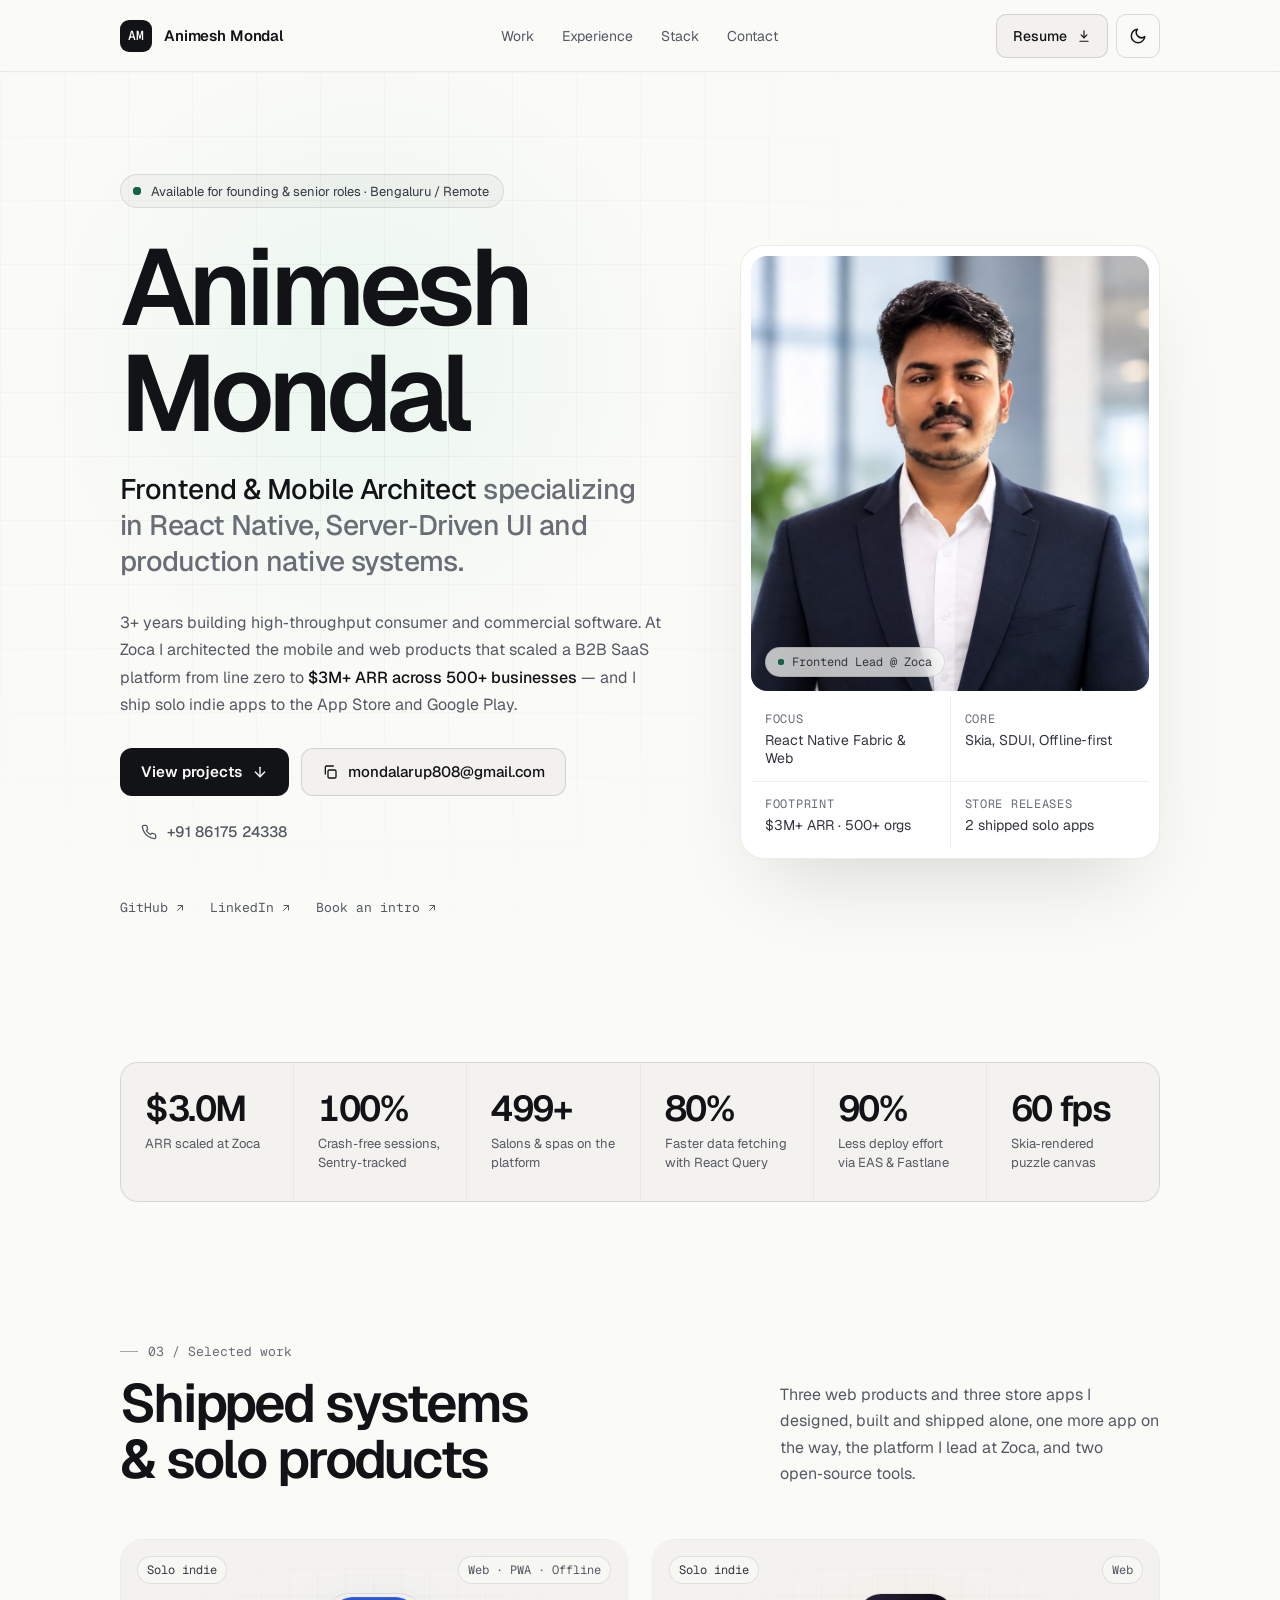
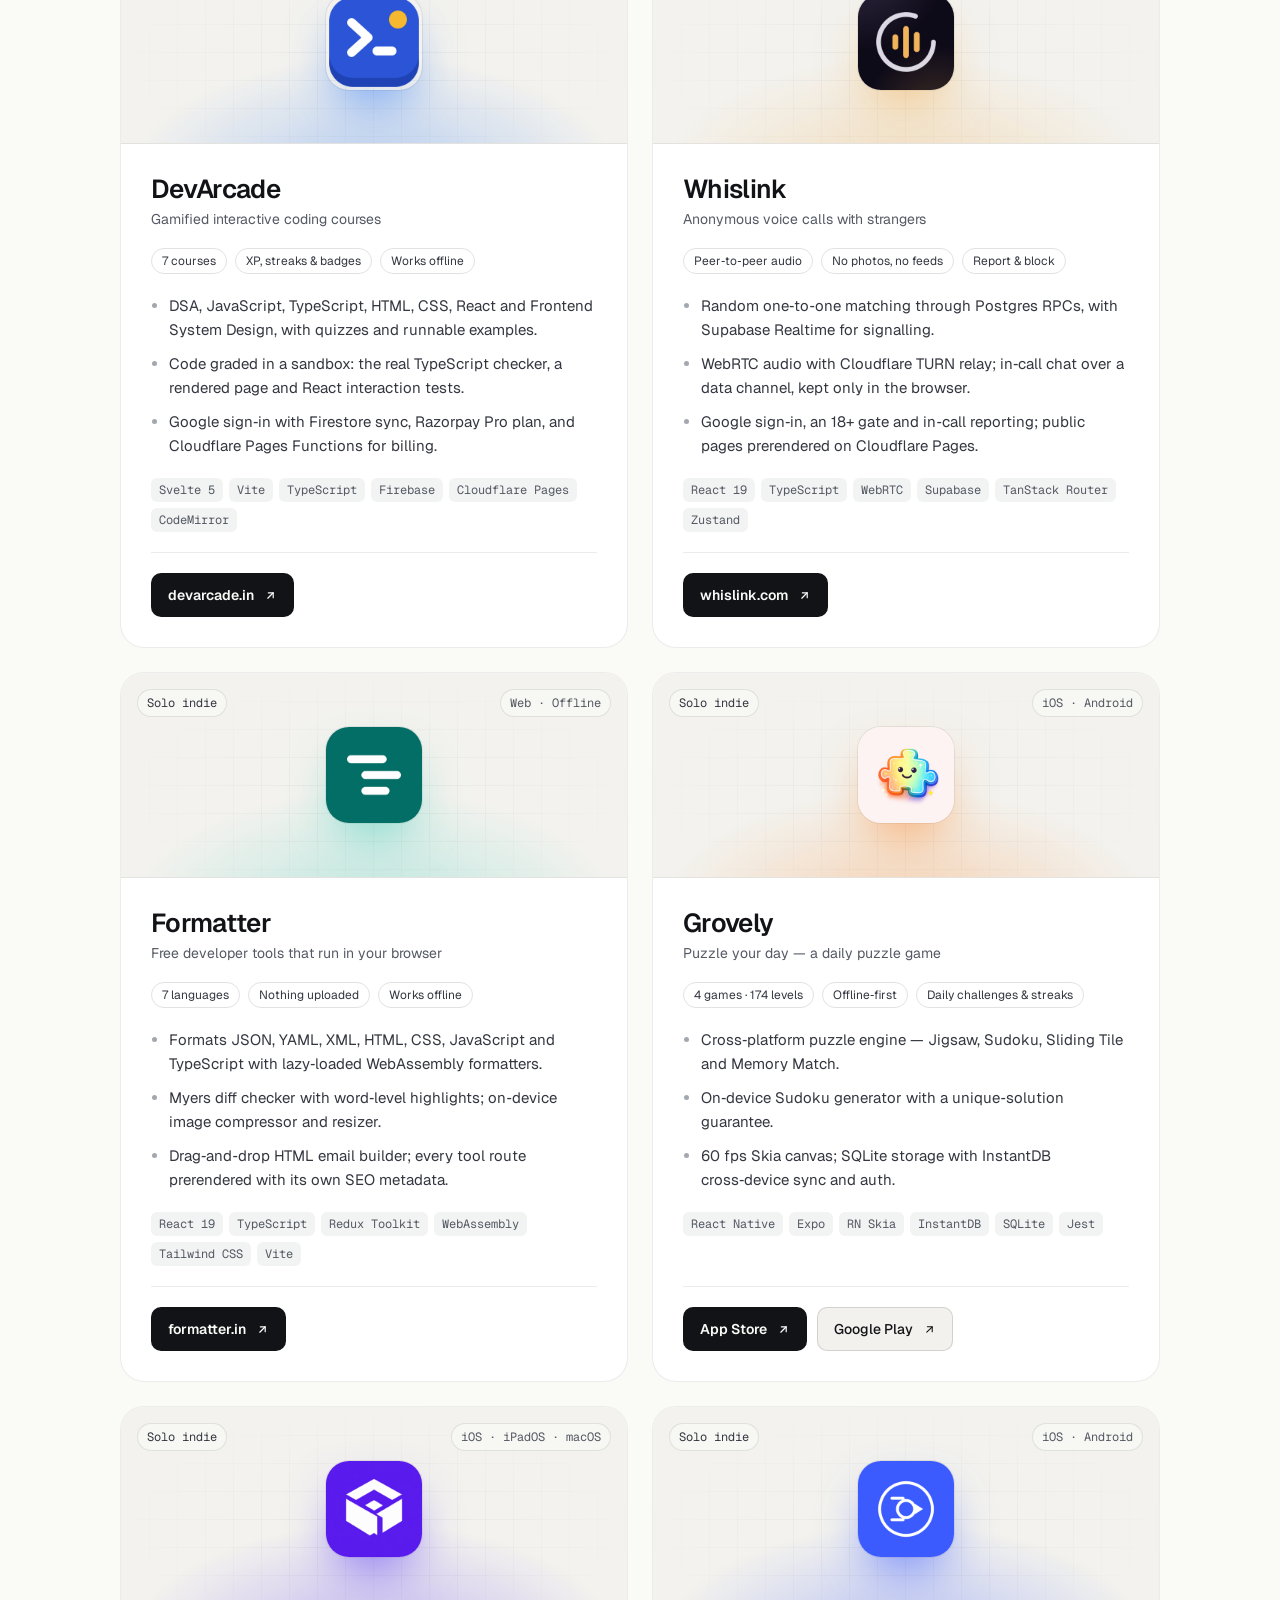
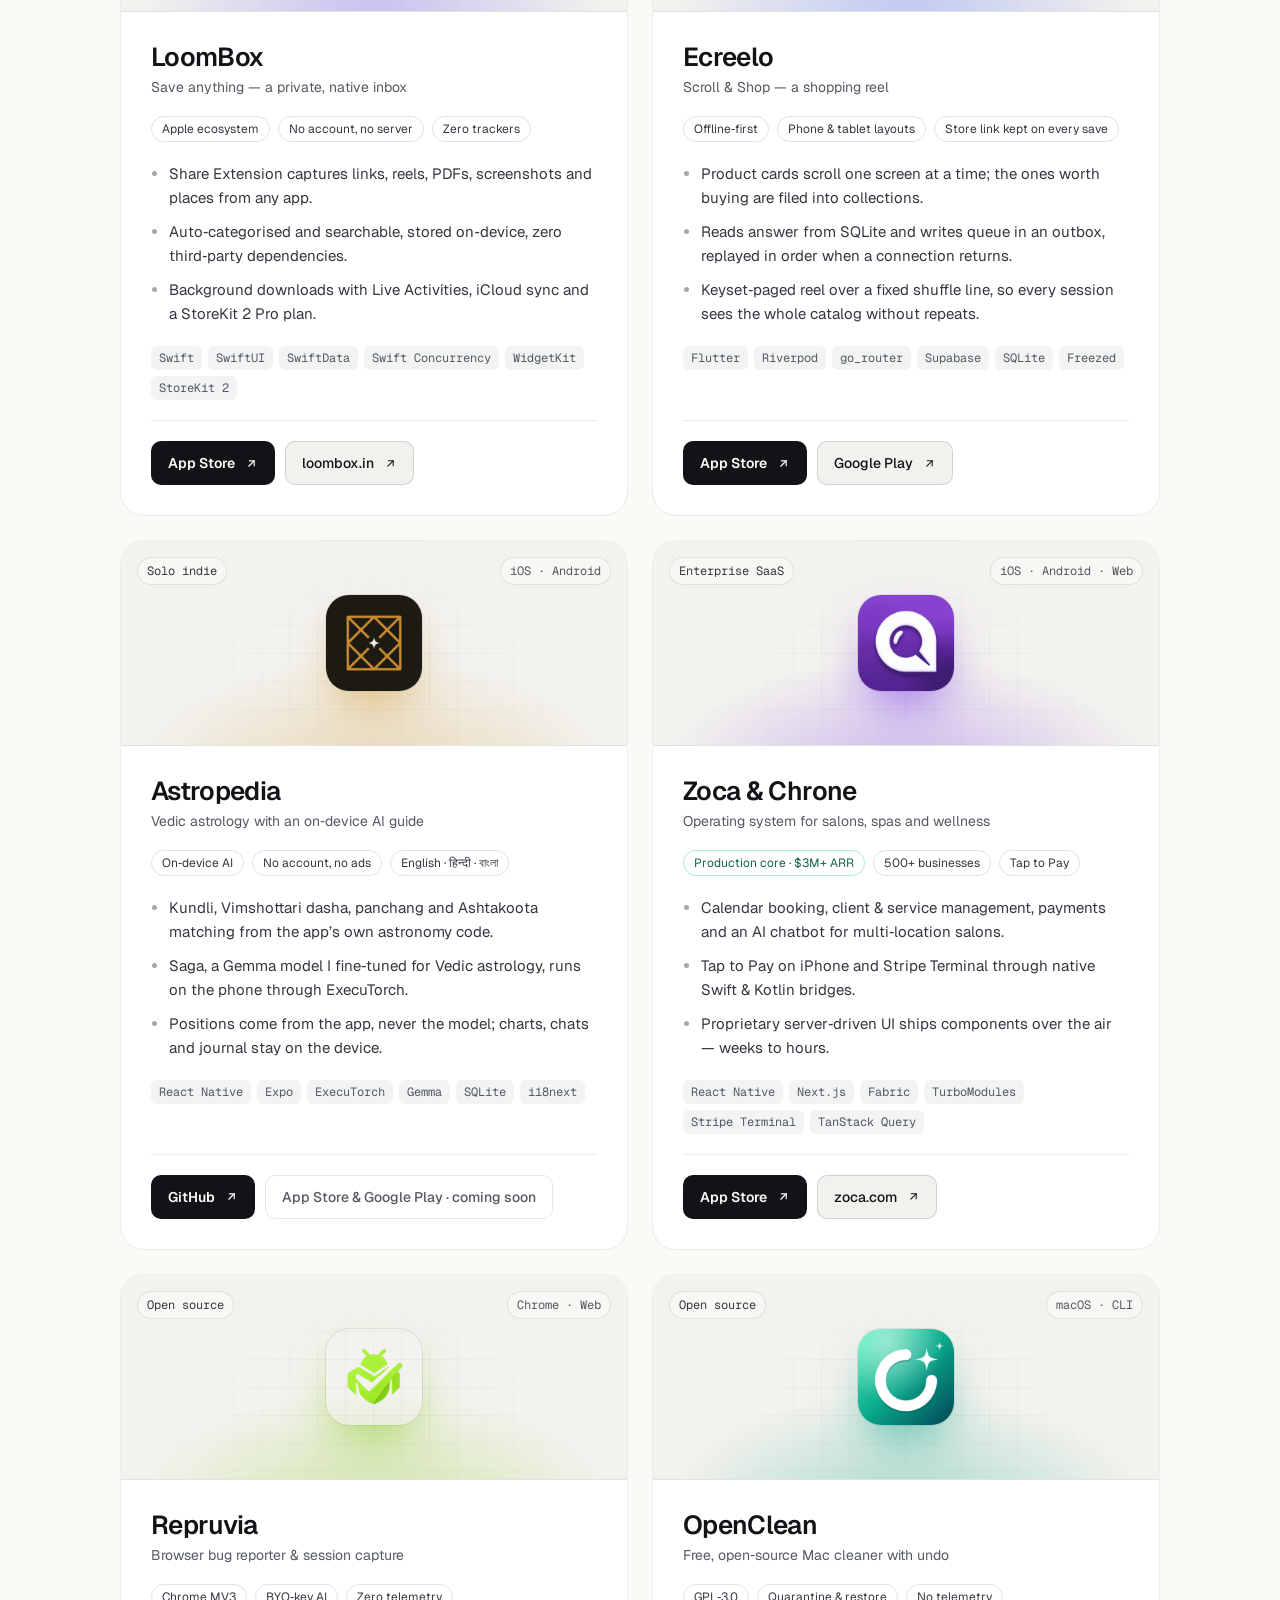
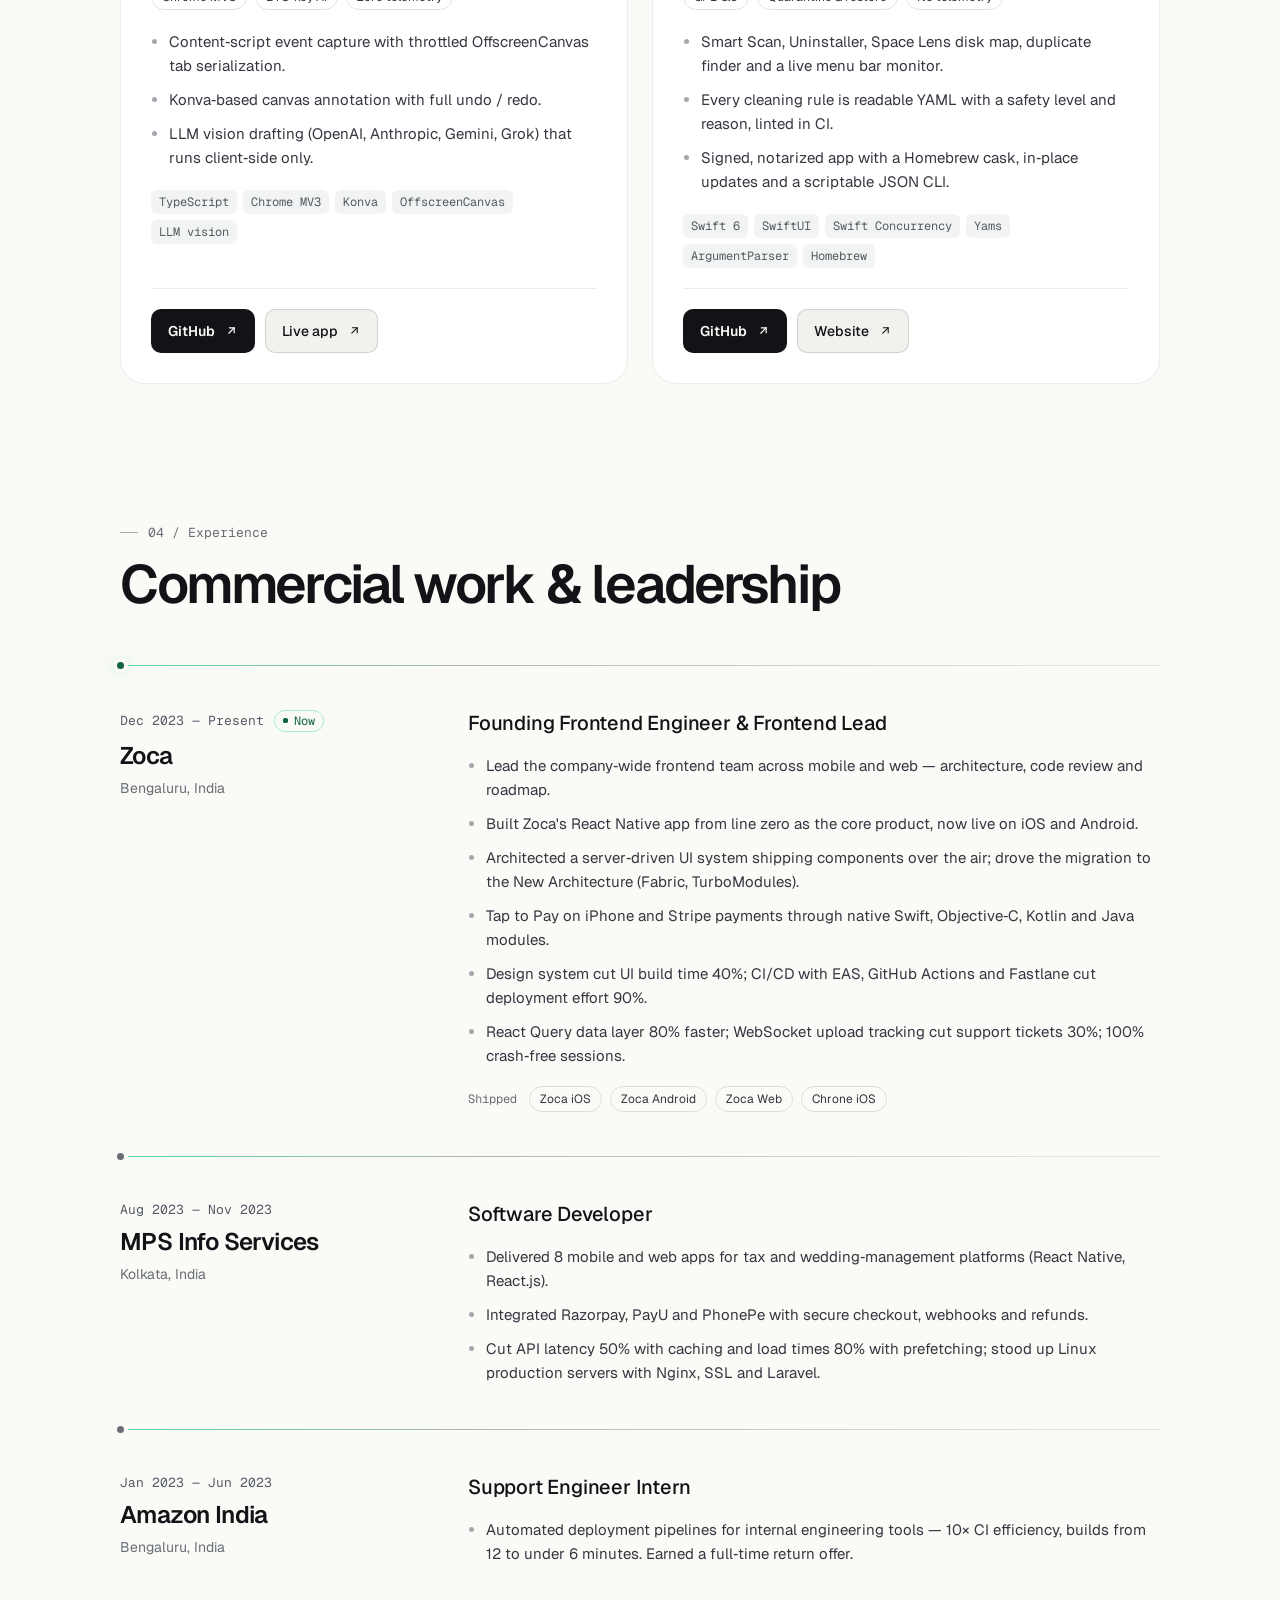
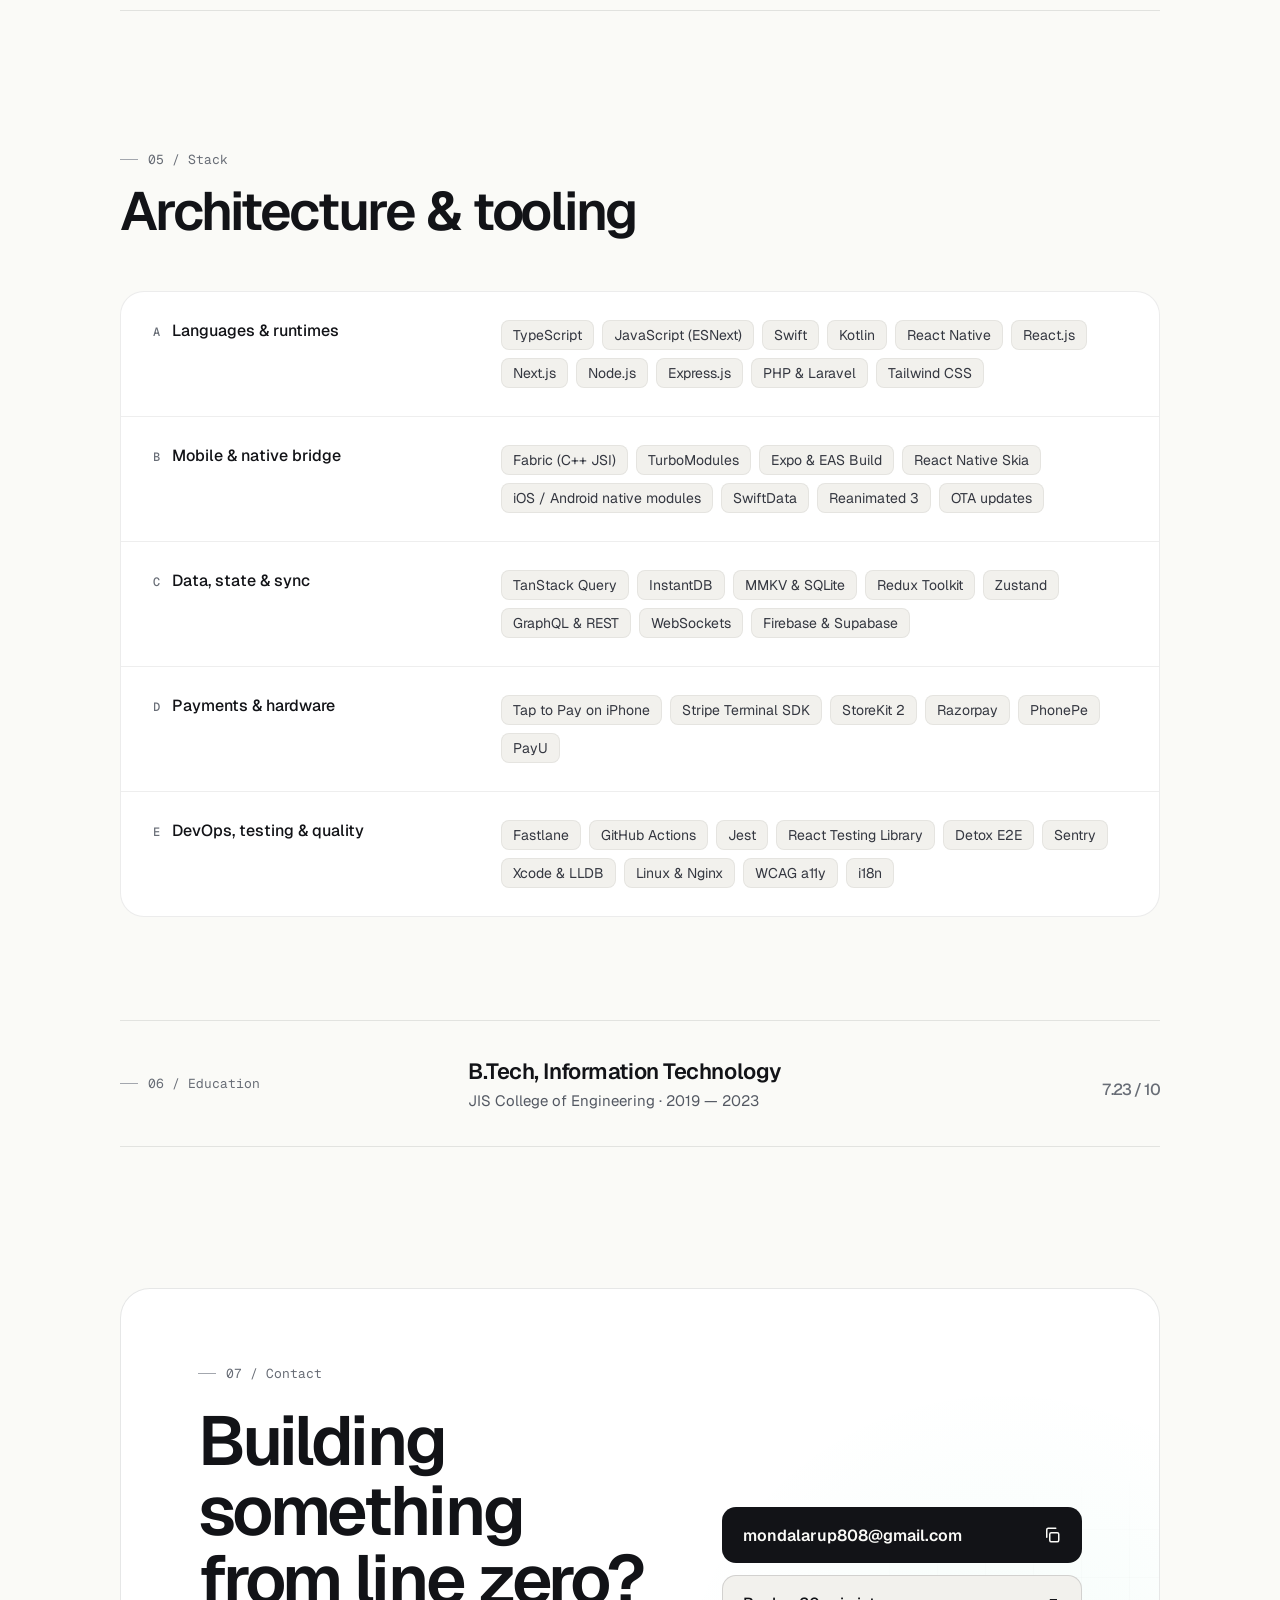
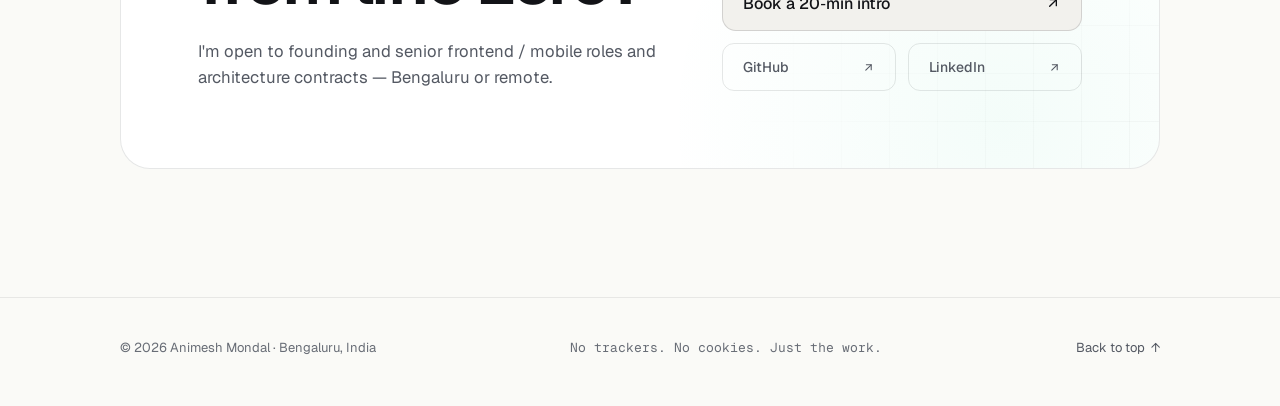
<file: index.html>
<!DOCTYPE html>
<html lang="en">
<head>
  <!-- ====================================================
       Charset, viewport, primary metadata
       ==================================================== -->
  <meta charset="UTF-8" />
  <meta name="viewport" content="width=device-width, initial-scale=1, viewport-fit=cover" />
  <title>Animesh Mondal — Frontend &amp; Mobile Architect | React Native</title>
  <meta name="description" content="Frontend &amp; Mobile Architect in Bengaluru building React Native, Server-Driven UI and native systems. Frontend Lead at Zoca ($3M+ ARR, 500+ businesses)." />
  <meta name="author" content="Animesh Mondal" />
  <meta name="keywords" content="Animesh Mondal, frontend architect, mobile architect, React Native developer, server-driven UI, React engineer, Swift, SwiftUI, Next.js developer, TypeScript, Bengaluru, Zoca, Grovely, LoomBox, Ecreelo, Astropedia, Formatter, Whislink, DevArcade, Repruvia, OpenClean, portfolio" />
  <meta name="robots" content="index, follow, max-image-preview:large, max-snippet:-1, max-video-preview:-1" />
  <meta name="referrer" content="strict-origin-when-cross-origin" />
  <meta name="format-detection" content="telephone=no" />
  <meta name="color-scheme" content="dark light" />
  <meta name="theme-color" content="#fafaf7" media="(prefers-color-scheme: light)" />
  <meta name="theme-color" content="#0c0e12" media="(prefers-color-scheme: dark)" />
  <meta name="application-name" content="Animesh Mondal" />
  <meta name="apple-mobile-web-app-title" content="Animesh" />
  <meta name="apple-mobile-web-app-status-bar-style" content="black-translucent" />
  <meta name="mobile-web-app-capable" content="yes" />

  <link rel="canonical" href="https://leoanimesh.github.io/" />
  <link rel="me" href="https://github.com/leoanimesh" />
  <link rel="me" href="https://linkedin.com/in/leoanimesh" />
  <link rel="sitemap" type="application/xml" href="/sitemap.xml" />

  <!-- ====================================================
       Open Graph (Facebook, LinkedIn, Slack, WhatsApp, iMessage)
       ==================================================== -->
  <meta property="og:type" content="profile" />
  <meta property="og:site_name" content="Animesh Mondal" />
  <meta property="og:locale" content="en_US" />
  <meta property="og:url" content="https://leoanimesh.github.io/" />
  <meta property="og:title" content="Animesh Mondal — Frontend &amp; Mobile Architect" />
  <meta property="og:description" content="React Native, Server-Driven UI and production native systems. Frontend Lead at Zoca ($3M+ ARR, 500+ businesses) and solo builder of App Store apps." />
  <meta property="og:image" content="https://leoanimesh.github.io/og-image.png" />
  <meta property="og:image:secure_url" content="https://leoanimesh.github.io/og-image.png" />
  <meta property="og:image:type" content="image/png" />
  <meta property="og:image:width" content="1200" />
  <meta property="og:image:height" content="630" />
  <meta property="og:image:alt" content="Animesh Mondal, Frontend &amp; Mobile Architect: name card with portrait, AM monogram and headline metrics on a dark background" />
  <meta property="profile:first_name" content="Animesh" />
  <meta property="profile:last_name" content="Mondal" />
  <meta property="profile:username" content="leoanimesh" />

  <!-- ====================================================
       Twitter / X card
       ==================================================== -->
  <meta name="twitter:card" content="summary_large_image" />
  <meta name="twitter:title" content="Animesh Mondal — Frontend &amp; Mobile Architect" />
  <meta name="twitter:description" content="React Native, Server-Driven UI and production native systems. Frontend Lead at Zoca and solo builder of App Store apps." />
  <meta name="twitter:image" content="https://leoanimesh.github.io/og-image.png" />
  <meta name="twitter:image:alt" content="Animesh Mondal, Frontend &amp; Mobile Architect: name card with portrait and AM monogram" />
  <meta name="twitter:creator" content="@leoanimesh" />

  <!-- ====================================================
       Icons + PWA manifest
       ==================================================== -->
  <link rel="icon" href="favicon.ico" sizes="48x48" />
  <link rel="icon" href="favicon.svg" type="image/svg+xml" />
  <link rel="apple-touch-icon" href="apple-touch-icon.png" />
  <link rel="manifest" href="manifest.webmanifest" />

  <!-- Apply saved / system theme before first paint (no flash) -->
  <script>
    (function () {
      try {
        var t = localStorage.getItem('am.theme');
        if (t !== 'light' && t !== 'dark') {
          t = window.matchMedia && window.matchMedia('(prefers-color-scheme: light)').matches ? 'light' : 'dark';
        }
        document.documentElement.setAttribute('data-theme', t);
      } catch (e) {}
    })();
  </script>

  <!-- ====================================================
       Performance: connect early, fetch the LCP portrait first
       ==================================================== -->
  <link rel="preconnect" href="https://fonts.googleapis.com" />
  <link rel="preconnect" href="https://fonts.gstatic.com" crossorigin />
  <link rel="preload" as="image" href="assets/img/animesh-mondal.avif" type="image/avif" fetchpriority="high" />
  <link rel="stylesheet" href="https://fonts.googleapis.com/css2?family=Geist:wght@400;500;600;700&amp;family=Geist+Mono:wght@400;500&amp;display=swap" />
  <link rel="stylesheet" href="styles.css" />

  <!-- ====================================================
       Structured data (JSON-LD): Person, Organization, WebSite,
       ProfilePage and the selected work as SoftwareApplication.
       ==================================================== -->
  <script type="application/ld+json">
  {
    "@context": "https://schema.org",
    "@graph": [
      {
        "@type": "Person",
        "@id": "https://leoanimesh.github.io/#person",
        "name": "Animesh Mondal",
        "givenName": "Animesh",
        "familyName": "Mondal",
        "alternateName": "leoanimesh",
        "url": "https://leoanimesh.github.io/",
        "image": { "@id": "https://leoanimesh.github.io/#portrait" },
        "jobTitle": "Frontend & Mobile Architect",
        "description": "Frontend & Mobile Architect specializing in React Native, Server-Driven UI and production native systems. Founding Frontend Engineer and Frontend Lead at Zoca.",
        "email": "mailto:mondalarup808@gmail.com",
        "telephone": "+91-86175-24338",
        "address": {
          "@type": "PostalAddress",
          "addressLocality": "Bengaluru",
          "addressRegion": "Karnataka",
          "addressCountry": "IN"
        },
        "worksFor": { "@id": "https://leoanimesh.github.io/#zoca" },
        "alumniOf": {
          "@type": "CollegeOrUniversity",
          "name": "JIS College of Engineering"
        },
        "knowsAbout": [
          "React Native",
          "React Native New Architecture (Fabric, TurboModules)",
          "Server-Driven UI",
          "React",
          "Next.js",
          "TypeScript",
          "Swift",
          "SwiftUI",
          "Kotlin",
          "React Native Skia",
          "Offline-first apps",
          "Tap to Pay on iPhone",
          "Stripe Terminal",
          "CI/CD",
          "Accessibility"
        ],
        "sameAs": [
          "https://github.com/leoanimesh",
          "https://linkedin.com/in/leoanimesh"
        ]
      },
      {
        "@type": "Organization",
        "@id": "https://leoanimesh.github.io/#zoca",
        "name": "Zoca",
        "url": "https://zoca.com/"
      },
      {
        "@type": "ImageObject",
        "@id": "https://leoanimesh.github.io/#portrait",
        "url": "https://leoanimesh.github.io/assets/img/animesh-mondal.jpg",
        "contentUrl": "https://leoanimesh.github.io/assets/img/animesh-mondal.jpg",
        "width": 900,
        "height": 1062,
        "caption": "Portrait of Animesh Mondal"
      },
      {
        "@type": "ImageObject",
        "@id": "https://leoanimesh.github.io/#ogimage",
        "url": "https://leoanimesh.github.io/og-image.png",
        "contentUrl": "https://leoanimesh.github.io/og-image.png",
        "width": 1200,
        "height": 630,
        "caption": "Animesh Mondal — Frontend & Mobile Architect"
      },
      {
        "@type": "WebSite",
        "@id": "https://leoanimesh.github.io/#website",
        "url": "https://leoanimesh.github.io/",
        "name": "Animesh Mondal",
        "alternateName": "Animesh Mondal — Portfolio",
        "description": "Portfolio of Animesh Mondal, a Frontend & Mobile Architect building React Native, web and native Apple apps.",
        "inLanguage": "en",
        "author": { "@id": "https://leoanimesh.github.io/#person" },
        "publisher": { "@id": "https://leoanimesh.github.io/#person" }
      },
      {
        "@type": "ProfilePage",
        "@id": "https://leoanimesh.github.io/#profilepage",
        "url": "https://leoanimesh.github.io/",
        "name": "Animesh Mondal — Frontend & Mobile Architect",
        "isPartOf": { "@id": "https://leoanimesh.github.io/#website" },
        "about": { "@id": "https://leoanimesh.github.io/#person" },
        "mainEntity": { "@id": "https://leoanimesh.github.io/#person" },
        "primaryImageOfPage": { "@id": "https://leoanimesh.github.io/#ogimage" },
        "hasPart": { "@id": "https://leoanimesh.github.io/#work" },
        "dateModified": "2026-10-14",
        "inLanguage": "en"
      },
      {
        "@type": "ItemList",
        "@id": "https://leoanimesh.github.io/#work",
        "name": "Selected work",
        "numberOfItems": 10,
        "itemListElement": [
          {
            "@type": "ListItem",
            "position": 1,
            "item": {
              "@type": "WebApplication",
              "name": "DevArcade",
              "description": "An offline-first, gamified web app of interactive coding courses in DSA, JavaScript, TypeScript, HTML, CSS, React and Frontend System Design, with XP, streaks and sandboxed code grading.",
              "applicationCategory": "EducationalApplication",
              "operatingSystem": "Any",
              "browserRequirements": "Requires a modern web browser.",
              "url": "https://devarcade.in",
              "image": "https://leoanimesh.github.io/assets/icons/devarcade.png",
              "author": { "@id": "https://leoanimesh.github.io/#person" }
            }
          },
          {
            "@type": "ListItem",
            "position": 2,
            "item": {
              "@type": "WebApplication",
              "name": "Whislink",
              "description": "Anonymous one-to-one voice calls with strangers in the browser, over peer-to-peer WebRTC audio. No photos, no feeds, no swiping.",
              "applicationCategory": "CommunicationApplication",
              "operatingSystem": "Any",
              "browserRequirements": "Requires a modern web browser with microphone access.",
              "url": "https://whislink.com",
              "image": "https://leoanimesh.github.io/assets/icons/whislink.png",
              "author": { "@id": "https://leoanimesh.github.io/#person" }
            }
          },
          {
            "@type": "ListItem",
            "position": 3,
            "item": {
              "@type": "WebApplication",
              "name": "Formatter",
              "description": "Free developer tools that run in the browser: a code formatter for JSON, YAML, XML, HTML, CSS, JavaScript and TypeScript, a diff checker, an image compressor and resizer, and an HTML email builder.",
              "applicationCategory": "DeveloperApplication",
              "operatingSystem": "Any",
              "browserRequirements": "Requires a modern web browser.",
              "url": "https://formatter.in",
              "image": "https://leoanimesh.github.io/assets/icons/formatter.png",
              "author": { "@id": "https://leoanimesh.github.io/#person" }
            }
          },
          {
            "@type": "ListItem",
            "position": 4,
            "item": {
              "@type": "SoftwareApplication",
              "name": "Grovely",
              "alternateName": "Grovely: Puzzle your day",
              "description": "A daily puzzle game with Jigsaw, Sudoku, Sliding Tile and Memory Match: 4 games, 174 levels, offline-first, with daily challenges and streaks.",
              "applicationCategory": "GameApplication",
              "operatingSystem": "iOS, Android",
              "url": "https://apps.apple.com/us/app/grovely-puzzle-your-day/id6768094592",
              "sameAs": ["https://play.google.com/store/apps/details?id=com.grovely"],
              "image": "https://leoanimesh.github.io/assets/icons/grovely.png",
              "author": { "@id": "https://leoanimesh.github.io/#person" }
            }
          },
          {
            "@type": "ListItem",
            "position": 5,
            "item": {
              "@type": "SoftwareApplication",
              "name": "LoomBox",
              "alternateName": "LoomBox: Save anything",
              "description": "A private, native inbox for links, reels, PDFs, screenshots and places. Stored on-device with no account, no server and zero trackers.",
              "applicationCategory": "UtilitiesApplication",
              "operatingSystem": "iOS, iPadOS, macOS",
              "url": "https://loombox.in",
              "installUrl": "https://apps.apple.com/us/app/loombox-save-anything/id6770147676",
              "image": "https://leoanimesh.github.io/assets/icons/loombox.png",
              "author": { "@id": "https://leoanimesh.github.io/#person" }
            }
          },
          {
            "@type": "ListItem",
            "position": 6,
            "item": {
              "@type": "MobileApplication",
              "name": "Ecreelo",
              "alternateName": "Ecreelo: Scroll & Shop",
              "description": "An offline-first shopping reel: scroll product cards one screen at a time, file the ones worth buying into collections, and keep the store link, price and shop attached.",
              "applicationCategory": "ShoppingApplication",
              "operatingSystem": "iOS, Android",
              "url": "https://apps.apple.com/in/app/ecreelo-scroll-shop/id6809688764",
              "sameAs": ["https://play.google.com/store/apps/details?id=com.ecreelo"],
              "image": "https://leoanimesh.github.io/assets/icons/ecreelo.png",
              "author": { "@id": "https://leoanimesh.github.io/#person" }
            }
          },
          {
            "@type": "ListItem",
            "position": 7,
            "item": {
              "@type": "MobileApplication",
              "name": "Astropedia",
              "alternateName": "Astropedia: Vedic Astrology",
              "description": "Private Vedic astrology app: kundli, dasha, panchang and kundli matching, with Saga, a fine-tuned Gemma model that answers questions about your chart entirely on the phone. English, Hindi and Bengali.",
              "applicationCategory": "LifestyleApplication",
              "operatingSystem": "iOS, Android",
              "url": "https://github.com/leoAnimesh/astropedia",
              "image": "https://leoanimesh.github.io/assets/icons/astropedia.png",
              "author": { "@id": "https://leoanimesh.github.io/#person" }
            }
          },
          {
            "@type": "ListItem",
            "position": 8,
            "item": {
              "@type": "SoftwareApplication",
              "name": "Zoca",
              "description": "Operating system for salons, spas and wellness businesses: calendar booking, client and service management, payments with Tap to Pay, and an AI chatbot.",
              "applicationCategory": "BusinessApplication",
              "operatingSystem": "iOS, Android, Web",
              "url": "https://zoca.com",
              "installUrl": "https://apps.apple.com/us/app/zoca-grow-your-local-business/id6738140998",
              "image": "https://leoanimesh.github.io/assets/icons/zoca.png",
              "publisher": { "@id": "https://leoanimesh.github.io/#zoca" },
              "contributor": { "@id": "https://leoanimesh.github.io/#person" }
            }
          },
          {
            "@type": "ListItem",
            "position": 9,
            "item": {
              "@type": "SoftwareApplication",
              "name": "Repruvia",
              "description": "Open-source browser bug reporter and session capture for Chrome, with canvas annotation and client-side LLM vision drafting.",
              "applicationCategory": "DeveloperApplication",
              "operatingSystem": "Chrome",
              "url": "https://repruvia.github.io",
              "sameAs": ["https://github.com/repruvia/repruvia.github.io"],
              "image": "https://leoanimesh.github.io/assets/icons/repruvia.png",
              "author": { "@id": "https://leoanimesh.github.io/#person" }
            }
          },
          {
            "@type": "ListItem",
            "position": 10,
            "item": {
              "@type": "SoftwareApplication",
              "name": "OpenClean",
              "description": "Free, open-source Mac cleaner and CLI: Smart Scan, Uninstaller, Space Lens and a menu bar monitor, with readable YAML rules and a quarantine you can restore from.",
              "applicationCategory": "UtilitiesApplication",
              "operatingSystem": "macOS 14+",
              "url": "https://leoanimesh.github.io/OpenClean/",
              "sameAs": ["https://github.com/leoAnimesh/OpenClean"],
              "downloadUrl": "https://github.com/leoAnimesh/OpenClean/releases/latest",
              "license": "https://www.gnu.org/licenses/gpl-3.0.html",
              "image": "https://leoanimesh.github.io/assets/icons/openclean.png",
              "author": { "@id": "https://leoanimesh.github.io/#person" }
            }
          }
        ]
      }
    ]
  }
  </script>
</head>
<body>
<div class="pf" id="pf">

  <a class="skip" href="#main">Skip to content</a>

  <!-- 00 NAV -->
  <header class="nav">
    <a class="brand" href="#top" aria-label="Animesh Mondal, back to top">
      <span class="mark" aria-hidden="true">AM</span>
      <span class="brandname">Animesh Mondal</span>
    </a>
    <nav class="navlinks" aria-label="Primary">
      <a class="nl" href="#work" data-nav="work">Work</a>
      <a class="nl" href="#experience" data-nav="experience">Experience</a>
      <a class="nl" href="#stack" data-nav="stack">Stack</a>
      <a class="nl" href="#contact" data-nav="contact">Contact</a>
    </nav>
    <div class="navright">
      <a class="btn btn-secondary btn-sm resume" href="assets/Animesh-Mondal-Resume.pdf" download="Animesh-Mondal-Resume.pdf" aria-label="Resume (PDF)"><span class="t">Resume</span>
        <svg class="i-down" width="14" height="14" viewBox="0 0 24 24" fill="none" stroke="currentColor" stroke-width="2" stroke-linecap="round" stroke-linejoin="round" aria-hidden="true"><path d="M12 3v12"/><path d="M7 10l5 5 5-5"/><path d="M5 21h14"/></svg>
      </a>
      <button class="themebtn" id="theme-toggle" type="button" aria-label="Switch to light theme" title="Switch to light theme">
        <svg class="i-sun" width="18" height="18" viewBox="0 0 24 24" fill="none" stroke="currentColor" stroke-width="2" stroke-linecap="round" stroke-linejoin="round" aria-hidden="true"><circle cx="12" cy="12" r="4"/><path d="M12 2v2"/><path d="M12 20v2"/><path d="M4.9 4.9l1.4 1.4"/><path d="M17.7 17.7l1.4 1.4"/><path d="M2 12h2"/><path d="M20 12h2"/><path d="M4.9 19.1l1.4-1.4"/><path d="M17.7 6.3l1.4-1.4"/></svg>
        <svg class="i-moon" width="18" height="18" viewBox="0 0 24 24" fill="none" stroke="currentColor" stroke-width="2" stroke-linecap="round" stroke-linejoin="round" aria-hidden="true"><path d="M21 12.8A9 9 0 1 1 11.2 3a7 7 0 0 0 9.8 9.8z"/></svg>
      </button>
      <button class="menubtn" id="menu-toggle" type="button" aria-label="Open menu" aria-expanded="false" aria-controls="mmenu">
        <svg class="i-burger" width="18" height="18" viewBox="0 0 24 24" fill="none" stroke="currentColor" stroke-width="2" stroke-linecap="round" aria-hidden="true"><path class="b1" d="M4 8h16"/><path class="b2" d="M4 16h16"/></svg>
      </button>
    </div>
    <nav class="mmenu" id="mmenu" aria-label="Mobile" hidden>
      <a href="#work">Work <span class="mono">03</span></a>
      <a href="#experience">Experience <span class="mono">04</span></a>
      <a href="#stack">Stack <span class="mono">05</span></a>
      <a href="#contact">Contact <span class="mono">07</span></a>
    </nav>
    <div class="progress" id="progress" aria-hidden="true"></div>
  </header>

  <main id="main">
    <!-- 01 HERO -->
    <section id="top" class="hero" data-spot aria-labelledby="hero-name">
      <div class="hero-grid" aria-hidden="true"></div>
      <div class="hero-spot" aria-hidden="true"></div>
      <div class="hero-copy">
        <p class="badge rise" style="--d: 0ms"><span class="dot" aria-hidden="true"></span><span class="long">Available for founding &amp; senior roles · Bengaluru / Remote</span><span class="short">Open to founding &amp; senior roles</span></p>
        <div class="hero-head">
          <h1 class="name" id="hero-name"><span class="line"><span style="animation-delay: 80ms">Animesh</span></span> <span class="line"><span style="animation-delay: 180ms">Mondal</span></span></h1>
          <p class="role rise" style="--d: 340ms">Frontend &amp; Mobile Architect <span>specializing in React Native, Server‑Driven UI and production native systems.</span></p>
        </div>
        <p class="lede rise" style="--d: 440ms">3+ years building high‑throughput consumer and commercial software. At Zoca I architected the mobile and web products that scaled a B2B SaaS platform from line zero to <strong>$3M+ ARR across 500+ businesses</strong> — and I ship solo indie apps to the App Store and Google Play.</p>
        <div class="actions rise" style="--d: 540ms">
          <a class="btn btn-primary" href="#work">View projects
            <svg class="i-down" width="16" height="16" viewBox="0 0 24 24" fill="none" stroke="currentColor" stroke-width="2" stroke-linecap="round" stroke-linejoin="round" aria-hidden="true"><path d="M12 5v14"/><path d="M19 12l-7 7-7-7"/></svg>
          </a>
          <button class="btn btn-secondary" type="button" data-copy-email aria-label="Copy email address mondalarup808@gmail.com">
            <span class="swap" aria-hidden="true"><svg class="i-copy" width="16" height="16" viewBox="0 0 24 24" fill="none" stroke="currentColor" stroke-width="2" stroke-linecap="round" stroke-linejoin="round"><rect x="9" y="9" width="12" height="12" rx="2"/><path d="M5 15V5a2 2 0 0 1 2-2h10"/></svg><svg class="i-check" width="16" height="16" viewBox="0 0 24 24" fill="none" stroke="currentColor" stroke-width="2.4" stroke-linecap="round" stroke-linejoin="round"><path pathLength="1" d="M20 6L9 17l-5-5"/></svg></span>
            <span class="long" data-email-long>mondalarup808@gmail.com</span><span class="short" data-email-short>Copy email</span>
          </button>
          <a class="btn btn-ghost" href="tel:+918617524338">
            <svg width="16" height="16" viewBox="0 0 24 24" fill="none" stroke="currentColor" stroke-width="2" stroke-linecap="round" stroke-linejoin="round" aria-hidden="true"><path d="M22 16.9v3a2 2 0 0 1-2.2 2 19.8 19.8 0 0 1-8.6-3.1 19.5 19.5 0 0 1-6-6A19.8 19.8 0 0 1 2.1 4.2 2 2 0 0 1 4.1 2h3a2 2 0 0 1 2 1.7c.1.9.4 1.8.7 2.7a2 2 0 0 1-.5 2.1L8 9.8a16 16 0 0 0 6 6l1.3-1.3a2 2 0 0 1 2.1-.4c.9.3 1.8.6 2.7.7a2 2 0 0 1 1.7 2z"/></svg>
            <span class="long">+91 86175 24338</span><span class="short">Call</span>
          </a>
        </div>
        <div class="socials mono rise" style="--d: 640ms">
          <a href="https://github.com/leoanimesh" target="_blank" rel="noopener me">GitHub <svg width="12" height="12" viewBox="0 0 24 24" fill="none" stroke="currentColor" stroke-width="2" stroke-linecap="round" stroke-linejoin="round" aria-hidden="true"><path d="M7 17L17 7"/><path d="M8 7h9v9"/></svg></a>
          <a href="https://linkedin.com/in/leoanimesh" target="_blank" rel="noopener me">LinkedIn <svg width="12" height="12" viewBox="0 0 24 24" fill="none" stroke="currentColor" stroke-width="2" stroke-linecap="round" stroke-linejoin="round" aria-hidden="true"><path d="M7 17L17 7"/><path d="M8 7h9v9"/></svg></a>
          <a href="https://calendar.app.google/EsqbZ9VxR6YqYFPp9" target="_blank" rel="noopener noreferrer">Book an intro <svg width="12" height="12" viewBox="0 0 24 24" fill="none" stroke="currentColor" stroke-width="2" stroke-linecap="round" stroke-linejoin="round" aria-hidden="true"><path d="M7 17L17 7"/><path d="M8 7h9v9"/></svg></a>
        </div>
      </div>

      <div class="pcard" data-tilt>
        <div class="photo">
          <picture>
            <source srcset="assets/img/animesh-mondal.avif" type="image/avif" />
            <source srcset="assets/img/animesh-mondal.webp" type="image/webp" />
            <img src="assets/img/animesh-mondal.jpg" alt="Portrait of Animesh Mondal in a navy suit" width="420" height="480" fetchpriority="high" decoding="async" />
          </picture>
          <div class="glare" aria-hidden="true"></div>
          <div class="ptag mono"><span class="dot dot-sm" aria-hidden="true"></span>Frontend Lead @ Zoca</div>
        </div>
        <dl class="facts">
          <div class="fact"><dt class="k mono">Focus</dt><dd class="v">React Native Fabric &amp; Web</dd></div>
          <div class="fact"><dt class="k mono">Core</dt><dd class="v">Skia, SDUI, Offline‑first</dd></div>
          <div class="fact"><dt class="k mono">Footprint</dt><dd class="v">$3M+ ARR · 500+ orgs</dd></div>
          <div class="fact"><dt class="k mono">Store releases</dt><dd class="v">2 shipped solo apps</dd></div>
        </dl>
      </div>
    </section>

    <!-- 02 METRICS -->
    <section class="metrics-wrap" aria-label="Key metrics">
      <ul class="metrics" id="metrics">
        <li class="metric"><span class="n" data-count="3" data-prefix="$" data-suffix="M" data-decimals="1">$3M+</span><span class="l">ARR scaled at Zoca</span></li>
        <li class="metric"><span class="n" data-count="100" data-suffix="%">100%</span><span class="l">Crash‑free sessions, Sentry‑tracked</span></li>
        <li class="metric"><span class="n" data-count="500" data-suffix="+">500+</span><span class="l">Salons &amp; spas on the platform</span></li>
        <li class="metric"><span class="n" data-count="80" data-suffix="%">80%</span><span class="l">Faster data fetching with React Query</span></li>
        <li class="metric"><span class="n" data-count="90" data-suffix="%">90%</span><span class="l">Less deploy effort via EAS &amp; Fastlane</span></li>
        <li class="metric"><span class="n" data-count="60" data-suffix=" fps">60 fps</span><span class="l">Skia‑rendered puzzle canvas</span></li>
      </ul>
    </section>

    <!-- 03 WORK -->
    <section id="work" class="sec" data-section="work" aria-labelledby="work-h">
      <div class="sechead" data-reveal>
        <div>
          <span class="eyebrow mono">03 / Selected work</span>
          <h2 class="h2" id="work-h" data-split>Shipped systems &amp; solo products</h2>
        </div>
        <p class="secintro">Three web products and three store apps I designed, built and shipped alone, one more app on the way, the platform I lead at Zoca, and two open‑source tools.</p>
      </div>

      <div class="work">

        <div data-reveal style="--d: 0ms">
          <article class="card" data-spot data-tilt style="--tint: 59,130,246">
            <div class="media">
              <span class="kind mono">Solo indie</span><span class="plat mono">Web · PWA · Offline</span>
              <img class="appicon" src="assets/icons/devarcade.png" alt="DevArcade app icon" width="96" height="96" loading="lazy" decoding="async" />
            </div>
            <div class="cbody">
              <div class="ctitle"><h3>DevArcade</h3><p>Gamified interactive coding courses</p></div>
              <ul class="chips"><li class="chip">7 courses</li><li class="chip">XP, streaks &amp; badges</li><li class="chip">Works offline</li></ul>
              <ul class="bul">
                <li>DSA, JavaScript, TypeScript, HTML, CSS, React and Frontend System Design, with quizzes and runnable examples.</li>
                <li>Code graded in a sandbox: the real TypeScript checker, a rendered page and React interaction tests.</li>
                <li>Google sign‑in with Firestore sync, Razorpay Pro plan, and Cloudflare Pages Functions for billing.</li>
              </ul>
              <ul class="tags mono"><li>Svelte 5</li><li>Vite</li><li>TypeScript</li><li>Firebase</li><li>Cloudflare Pages</li><li>CodeMirror</li></ul>
              <div class="ctas">
                <a class="btn btn-primary btn-sm" href="https://devarcade.in" target="_blank" rel="noopener">devarcade.in <svg class="i-ne" width="13" height="13" viewBox="0 0 24 24" fill="none" stroke="currentColor" stroke-width="2.2" stroke-linecap="round" stroke-linejoin="round" aria-hidden="true"><path d="M7 17L17 7"/><path d="M8 7h9v9"/></svg></a>
              </div>
            </div>
          </article>
        </div>

        <div data-reveal style="--d: 120ms">
          <article class="card" data-spot data-tilt style="--tint: 242,179,91">
            <div class="media">
              <span class="kind mono">Solo indie</span><span class="plat mono">Web</span>
              <img class="appicon" src="assets/icons/whislink.png" alt="Whislink app icon" width="96" height="96" loading="lazy" decoding="async" />
            </div>
            <div class="cbody">
              <div class="ctitle"><h3>Whislink</h3><p>Anonymous voice calls with strangers</p></div>
              <ul class="chips"><li class="chip">Peer‑to‑peer audio</li><li class="chip">No photos, no feeds</li><li class="chip">Report &amp; block</li></ul>
              <ul class="bul">
                <li>Random one‑to‑one matching through Postgres RPCs, with Supabase Realtime for signalling.</li>
                <li>WebRTC audio with Cloudflare TURN relay; in‑call chat over a data channel, kept only in the browser.</li>
                <li>Google sign‑in, an 18+ gate and in‑call reporting; public pages prerendered on Cloudflare Pages.</li>
              </ul>
              <ul class="tags mono"><li>React 19</li><li>TypeScript</li><li>WebRTC</li><li>Supabase</li><li>TanStack Router</li><li>Zustand</li></ul>
              <div class="ctas">
                <a class="btn btn-primary btn-sm" href="https://whislink.com" target="_blank" rel="noopener">whislink.com <svg class="i-ne" width="13" height="13" viewBox="0 0 24 24" fill="none" stroke="currentColor" stroke-width="2.2" stroke-linecap="round" stroke-linejoin="round" aria-hidden="true"><path d="M7 17L17 7"/><path d="M8 7h9v9"/></svg></a>
              </div>
            </div>
          </article>
        </div>

        <div data-reveal style="--d: 0ms">
          <article class="card" data-spot data-tilt style="--tint: 79,209,193">
            <div class="media">
              <span class="kind mono">Solo indie</span><span class="plat mono">Web · Offline</span>
              <img class="appicon" src="assets/icons/formatter.png" alt="Formatter app icon" width="96" height="96" loading="lazy" decoding="async" />
            </div>
            <div class="cbody">
              <div class="ctitle"><h3>Formatter</h3><p>Free developer tools that run in your browser</p></div>
              <ul class="chips"><li class="chip">7 languages</li><li class="chip">Nothing uploaded</li><li class="chip">Works offline</li></ul>
              <ul class="bul">
                <li>Formats JSON, YAML, XML, HTML, CSS, JavaScript and TypeScript with lazy‑loaded WebAssembly formatters.</li>
                <li>Myers diff checker with word‑level highlights; on‑device image compressor and resizer.</li>
                <li>Drag‑and‑drop HTML email builder; every tool route prerendered with its own SEO metadata.</li>
              </ul>
              <ul class="tags mono"><li>React 19</li><li>TypeScript</li><li>Redux Toolkit</li><li>WebAssembly</li><li>Tailwind CSS</li><li>Vite</li></ul>
              <div class="ctas">
                <a class="btn btn-primary btn-sm" href="https://formatter.in" target="_blank" rel="noopener">formatter.in <svg class="i-ne" width="13" height="13" viewBox="0 0 24 24" fill="none" stroke="currentColor" stroke-width="2.2" stroke-linecap="round" stroke-linejoin="round" aria-hidden="true"><path d="M7 17L17 7"/><path d="M8 7h9v9"/></svg></a>
              </div>
            </div>
          </article>
        </div>

        <div data-reveal style="--d: 120ms">
          <article class="card" data-spot data-tilt style="--tint: 251,146,60">
            <div class="media">
              <span class="kind mono">Solo indie</span><span class="plat mono">iOS · Android</span>
              <img class="appicon" src="assets/icons/grovely.png" alt="Grovely app icon" width="96" height="96" loading="lazy" decoding="async" />
            </div>
            <div class="cbody">
              <div class="ctitle"><h3>Grovely</h3><p>Puzzle your day — a daily puzzle game</p></div>
              <ul class="chips"><li class="chip">4 games · 174 levels</li><li class="chip">Offline‑first</li><li class="chip">Daily challenges &amp; streaks</li></ul>
              <ul class="bul">
                <li>Cross‑platform puzzle engine — Jigsaw, Sudoku, Sliding Tile and Memory Match.</li>
                <li>On‑device Sudoku generator with a unique‑solution guarantee.</li>
                <li>60 fps Skia canvas; SQLite storage with InstantDB cross‑device sync and auth.</li>
              </ul>
              <ul class="tags mono"><li>React Native</li><li>Expo</li><li>RN Skia</li><li>InstantDB</li><li>SQLite</li><li>Jest</li></ul>
              <div class="ctas">
                <a class="btn btn-primary btn-sm" href="https://apps.apple.com/us/app/grovely-puzzle-your-day/id6768094592" target="_blank" rel="noopener">App Store <svg class="i-ne" width="13" height="13" viewBox="0 0 24 24" fill="none" stroke="currentColor" stroke-width="2.2" stroke-linecap="round" stroke-linejoin="round" aria-hidden="true"><path d="M7 17L17 7"/><path d="M8 7h9v9"/></svg></a>
                <a class="btn btn-secondary btn-sm" href="https://play.google.com/store/apps/details?id=com.grovely" target="_blank" rel="noopener">Google Play <svg class="i-ne" width="13" height="13" viewBox="0 0 24 24" fill="none" stroke="currentColor" stroke-width="2" stroke-linecap="round" stroke-linejoin="round" aria-hidden="true"><path d="M7 17L17 7"/><path d="M8 7h9v9"/></svg></a>
              </div>
            </div>
          </article>
        </div>

        <div data-reveal style="--d: 0ms">
          <article class="card" data-spot data-tilt style="--tint: 91,61,245">
            <div class="media">
              <span class="kind mono">Solo indie</span><span class="plat mono">iOS · iPadOS · macOS</span>
              <img class="appicon" src="assets/icons/loombox.png" alt="LoomBox app icon" width="96" height="96" loading="lazy" decoding="async" />
            </div>
            <div class="cbody">
              <div class="ctitle"><h3>LoomBox</h3><p>Save anything — a private, native inbox</p></div>
              <ul class="chips"><li class="chip">Apple ecosystem</li><li class="chip">No account, no server</li><li class="chip">Zero trackers</li></ul>
              <ul class="bul">
                <li>Share Extension captures links, reels, PDFs, screenshots and places from any app.</li>
                <li>Auto‑categorised and searchable, stored on‑device, zero third‑party dependencies.</li>
                <li>Background downloads with Live Activities, iCloud sync and a StoreKit 2 Pro plan.</li>
              </ul>
              <ul class="tags mono"><li>Swift</li><li>SwiftUI</li><li>SwiftData</li><li>Swift Concurrency</li><li>WidgetKit</li><li>StoreKit 2</li></ul>
              <div class="ctas">
                <a class="btn btn-primary btn-sm" href="https://apps.apple.com/us/app/loombox-save-anything/id6770147676" target="_blank" rel="noopener">App Store <svg class="i-ne" width="13" height="13" viewBox="0 0 24 24" fill="none" stroke="currentColor" stroke-width="2.2" stroke-linecap="round" stroke-linejoin="round" aria-hidden="true"><path d="M7 17L17 7"/><path d="M8 7h9v9"/></svg></a>
                <a class="btn btn-secondary btn-sm" href="https://loombox.in" target="_blank" rel="noopener">loombox.in <svg class="i-ne" width="13" height="13" viewBox="0 0 24 24" fill="none" stroke="currentColor" stroke-width="2" stroke-linecap="round" stroke-linejoin="round" aria-hidden="true"><path d="M7 17L17 7"/><path d="M8 7h9v9"/></svg></a>
              </div>
            </div>
          </article>
        </div>

        <div data-reveal style="--d: 120ms">
          <article class="card" data-spot data-tilt style="--tint: 59,91,255">
            <div class="media">
              <span class="kind mono">Solo indie</span><span class="plat mono">iOS · Android</span>
              <img class="appicon" src="assets/icons/ecreelo.png" alt="Ecreelo app icon" width="96" height="96" loading="lazy" decoding="async" />
            </div>
            <div class="cbody">
              <div class="ctitle"><h3>Ecreelo</h3><p>Scroll &amp; Shop — a shopping reel</p></div>
              <ul class="chips"><li class="chip">Offline‑first</li><li class="chip">Phone &amp; tablet layouts</li><li class="chip">Store link kept on every save</li></ul>
              <ul class="bul">
                <li>Product cards scroll one screen at a time; the ones worth buying are filed into collections.</li>
                <li>Reads answer from SQLite and writes queue in an outbox, replayed in order when a connection returns.</li>
                <li>Keyset‑paged reel over a fixed shuffle line, so every session sees the whole catalog without repeats.</li>
              </ul>
              <ul class="tags mono"><li>Flutter</li><li>Riverpod</li><li>go_router</li><li>Supabase</li><li>SQLite</li><li>Freezed</li></ul>
              <div class="ctas">
                <a class="btn btn-primary btn-sm" href="https://apps.apple.com/in/app/ecreelo-scroll-shop/id6809688764" target="_blank" rel="noopener">App Store <svg class="i-ne" width="13" height="13" viewBox="0 0 24 24" fill="none" stroke="currentColor" stroke-width="2.2" stroke-linecap="round" stroke-linejoin="round" aria-hidden="true"><path d="M7 17L17 7"/><path d="M8 7h9v9"/></svg></a>
                <a class="btn btn-secondary btn-sm" href="https://play.google.com/store/apps/details?id=com.ecreelo" target="_blank" rel="noopener">Google Play <svg class="i-ne" width="13" height="13" viewBox="0 0 24 24" fill="none" stroke="currentColor" stroke-width="2" stroke-linecap="round" stroke-linejoin="round" aria-hidden="true"><path d="M7 17L17 7"/><path d="M8 7h9v9"/></svg></a>
              </div>
            </div>
          </article>
        </div>

        <div data-reveal style="--d: 0ms">
          <article class="card" data-spot data-tilt style="--tint: 212,160,60">
            <div class="media">
              <span class="kind mono">Solo indie</span><span class="plat mono">iOS · Android</span>
              <img class="appicon" src="assets/icons/astropedia.png" alt="Astropedia app icon" width="96" height="96" loading="lazy" decoding="async" />
            </div>
            <div class="cbody">
              <div class="ctitle"><h3>Astropedia</h3><p>Vedic astrology with an on‑device AI guide</p></div>
              <ul class="chips"><li class="chip">On‑device AI</li><li class="chip">No account, no ads</li><li class="chip">English · हिन्दी · বাংলা</li></ul>
              <ul class="bul">
                <li>Kundli, Vimshottari dasha, panchang and Ashtakoota matching from the app’s own astronomy code.</li>
                <li>Saga, a Gemma model I fine‑tuned for Vedic astrology, runs on the phone through ExecuTorch.</li>
                <li>Positions come from the app, never the model; charts, chats and journal stay on the device.</li>
              </ul>
              <ul class="tags mono"><li>React Native</li><li>Expo</li><li>ExecuTorch</li><li>Gemma</li><li>SQLite</li><li>i18next</li></ul>
              <div class="ctas">
                <a class="btn btn-primary btn-sm" href="https://github.com/leoAnimesh/astropedia" target="_blank" rel="noopener">GitHub <svg class="i-ne" width="13" height="13" viewBox="0 0 24 24" fill="none" stroke="currentColor" stroke-width="2.2" stroke-linecap="round" stroke-linejoin="round" aria-hidden="true"><path d="M7 17L17 7"/><path d="M8 7h9v9"/></svg></a>
                <span class="btn btn-ghost bordered btn-sm soon">App Store &amp; Google Play · coming soon</span>
              </div>
            </div>
          </article>
        </div>

        <div data-reveal style="--d: 120ms">
          <article class="card" data-spot data-tilt style="--tint: 124,58,237">
            <div class="media">
              <span class="kind mono">Enterprise SaaS</span><span class="plat mono">iOS · Android · Web</span>
              <img class="appicon" src="assets/icons/zoca.png" alt="Zoca app icon" width="96" height="96" loading="lazy" decoding="async" />
            </div>
            <div class="cbody">
              <div class="ctitle"><h3>Zoca &amp; Chrone</h3><p>Operating system for salons, spas and wellness</p></div>
              <ul class="chips"><li class="chip accent">Production core · $3M+ ARR</li><li class="chip">500+ businesses</li><li class="chip">Tap to Pay</li></ul>
              <ul class="bul">
                <li>Calendar booking, client &amp; service management, payments and an AI chatbot for multi‑location salons.</li>
                <li>Tap to Pay on iPhone and Stripe Terminal through native Swift &amp; Kotlin bridges.</li>
                <li>Proprietary server‑driven UI ships components over the air — weeks to hours.</li>
              </ul>
              <ul class="tags mono"><li>React Native</li><li>Next.js</li><li>Fabric</li><li>TurboModules</li><li>Stripe Terminal</li><li>TanStack Query</li></ul>
              <div class="ctas">
                <a class="btn btn-primary btn-sm" href="https://apps.apple.com/us/app/zoca-grow-your-local-business/id6738140998" target="_blank" rel="noopener">App Store <svg class="i-ne" width="13" height="13" viewBox="0 0 24 24" fill="none" stroke="currentColor" stroke-width="2.2" stroke-linecap="round" stroke-linejoin="round" aria-hidden="true"><path d="M7 17L17 7"/><path d="M8 7h9v9"/></svg></a>
                <a class="btn btn-secondary btn-sm" href="https://zoca.com" target="_blank" rel="noopener">zoca.com <svg class="i-ne" width="13" height="13" viewBox="0 0 24 24" fill="none" stroke="currentColor" stroke-width="2" stroke-linecap="round" stroke-linejoin="round" aria-hidden="true"><path d="M7 17L17 7"/><path d="M8 7h9v9"/></svg></a>
              </div>
            </div>
          </article>
        </div>

        <div data-reveal style="--d: 0ms">
          <article class="card" data-spot data-tilt style="--tint: 132,204,22">
            <div class="media">
              <span class="kind mono">Open source</span><span class="plat mono">Chrome · Web</span>
              <img class="appicon" src="assets/icons/repruvia.png" alt="Repruvia icon" width="96" height="96" loading="lazy" decoding="async" />
            </div>
            <div class="cbody">
              <div class="ctitle"><h3>Repruvia</h3><p>Browser bug reporter &amp; session capture</p></div>
              <ul class="chips"><li class="chip">Chrome MV3</li><li class="chip">BYO‑key AI</li><li class="chip">Zero telemetry</li></ul>
              <ul class="bul">
                <li>Content‑script event capture with throttled OffscreenCanvas tab serialization.</li>
                <li>Konva‑based canvas annotation with full undo / redo.</li>
                <li>LLM vision drafting (OpenAI, Anthropic, Gemini, Grok) that runs client‑side only.</li>
              </ul>
              <ul class="tags mono"><li>TypeScript</li><li>Chrome MV3</li><li>Konva</li><li>OffscreenCanvas</li><li>LLM vision</li></ul>
              <div class="ctas">
                <a class="btn btn-primary btn-sm" href="https://github.com/repruvia/repruvia.github.io" target="_blank" rel="noopener">GitHub <svg class="i-ne" width="13" height="13" viewBox="0 0 24 24" fill="none" stroke="currentColor" stroke-width="2.2" stroke-linecap="round" stroke-linejoin="round" aria-hidden="true"><path d="M7 17L17 7"/><path d="M8 7h9v9"/></svg></a>
                <a class="btn btn-secondary btn-sm" href="https://repruvia.github.io" target="_blank" rel="noopener">Live app <svg class="i-ne" width="13" height="13" viewBox="0 0 24 24" fill="none" stroke="currentColor" stroke-width="2" stroke-linecap="round" stroke-linejoin="round" aria-hidden="true"><path d="M7 17L17 7"/><path d="M8 7h9v9"/></svg></a>
              </div>
            </div>
          </article>
        </div>

        <div data-reveal style="--d: 120ms">
          <article class="card" data-spot data-tilt style="--tint: 18,168,139">
            <div class="media">
              <span class="kind mono">Open source</span><span class="plat mono">macOS · CLI</span>
              <img class="appicon" src="assets/icons/openclean.png" alt="OpenClean app icon" width="96" height="96" loading="lazy" decoding="async" />
            </div>
            <div class="cbody">
              <div class="ctitle"><h3>OpenClean</h3><p>Free, open‑source Mac cleaner with undo</p></div>
              <ul class="chips"><li class="chip">GPL‑3.0</li><li class="chip">Quarantine &amp; restore</li><li class="chip">No telemetry</li></ul>
              <ul class="bul">
                <li>Smart Scan, Uninstaller, Space Lens disk map, duplicate finder and a live menu bar monitor.</li>
                <li>Every cleaning rule is readable YAML with a safety level and reason, linted in CI.</li>
                <li>Signed, notarized app with a Homebrew cask, in‑place updates and a scriptable JSON CLI.</li>
              </ul>
              <ul class="tags mono"><li>Swift 6</li><li>SwiftUI</li><li>Swift Concurrency</li><li>Yams</li><li>ArgumentParser</li><li>Homebrew</li></ul>
              <div class="ctas">
                <a class="btn btn-primary btn-sm" href="https://github.com/leoAnimesh/OpenClean" target="_blank" rel="noopener">GitHub <svg class="i-ne" width="13" height="13" viewBox="0 0 24 24" fill="none" stroke="currentColor" stroke-width="2.2" stroke-linecap="round" stroke-linejoin="round" aria-hidden="true"><path d="M7 17L17 7"/><path d="M8 7h9v9"/></svg></a>
                <a class="btn btn-secondary btn-sm" href="https://leoanimesh.github.io/OpenClean/" target="_blank" rel="noopener">Website <svg class="i-ne" width="13" height="13" viewBox="0 0 24 24" fill="none" stroke="currentColor" stroke-width="2" stroke-linecap="round" stroke-linejoin="round" aria-hidden="true"><path d="M7 17L17 7"/><path d="M8 7h9v9"/></svg></a>
              </div>
            </div>
          </article>
        </div>
      </div>
    </section>

    <!-- 04 EXPERIENCE -->
    <section id="experience" class="sec" data-section="experience" aria-labelledby="exp-h">
      <div class="sechead" data-reveal>
        <div>
          <span class="eyebrow mono">04 / Experience</span>
          <h2 class="h2" id="exp-h" data-split>Commercial work &amp; leadership</h2>
        </div>
      </div>
      <div class="xps">
        <article class="xp xp-now" data-reveal>
          <div class="xmeta">
            <span class="xdate mono">Dec 2023 — Present <span class="now"><span class="dot dot-xs" aria-hidden="true"></span>Now</span></span>
            <span class="xco">Zoca</span>
            <span class="xloc">Bengaluru, India</span>
          </div>
          <div class="xbody">
            <h3 class="xrole">Founding Frontend Engineer &amp; Frontend Lead</h3>
            <ul class="bul">
              <li>Lead the company‑wide frontend team across mobile and web — architecture, code review and roadmap.</li>
              <li>Built Zoca's React Native app from line zero as the core product, now live on iOS and Android.</li>
              <li>Architected a server‑driven UI system shipping components over the air; drove the migration to the New Architecture (Fabric, TurboModules).</li>
              <li>Tap to Pay on iPhone and Stripe payments through native Swift, Objective‑C, Kotlin and Java modules.</li>
              <li>Design system cut UI build time 40%; CI/CD with EAS, GitHub Actions and Fastlane cut deployment effort 90%.</li>
              <li>React Query data layer 80% faster; WebSocket upload tracking cut support tickets 30%; 100% crash‑free sessions.</li>
            </ul>
            <ul class="chips"><li class="chips-label mono">Shipped</li><li class="chip">Zoca iOS</li><li class="chip">Zoca Android</li><li class="chip">Zoca Web</li><li class="chip">Chrone iOS</li></ul>
          </div>
        </article>

        <article class="xp" data-reveal>
          <div class="xmeta">
            <span class="xdate mono">Aug 2023 — Nov 2023</span>
            <span class="xco">MPS Info Services</span>
            <span class="xloc">Kolkata, India</span>
          </div>
          <div class="xbody">
            <h3 class="xrole">Software Developer</h3>
            <ul class="bul">
              <li>Delivered 8 mobile and web apps for tax and wedding‑management platforms (React Native, React.js).</li>
              <li>Integrated Razorpay, PayU and PhonePe with secure checkout, webhooks and refunds.</li>
              <li>Cut API latency 50% with caching and load times 80% with prefetching; stood up Linux production servers with Nginx, SSL and Laravel.</li>
            </ul>
          </div>
        </article>

        <article class="xp" data-reveal>
          <div class="xmeta">
            <span class="xdate mono">Jan 2023 — Jun 2023</span>
            <span class="xco">Amazon India</span>
            <span class="xloc">Bengaluru, India</span>
          </div>
          <div class="xbody">
            <h3 class="xrole">Support Engineer Intern</h3>
            <ul class="bul">
              <li>Automated deployment pipelines for internal engineering tools — 10× CI efficiency, builds from 12 to under 6 minutes. Earned a full‑time return offer.</li>
            </ul>
          </div>
        </article>
      </div>
    </section>

    <!-- 05 STACK -->
    <section id="stack" class="sec" data-section="stack" aria-labelledby="stack-h">
      <div class="sechead" data-reveal>
        <div>
          <span class="eyebrow mono">05 / Stack</span>
          <h2 class="h2" id="stack-h" data-split>Architecture &amp; tooling</h2>
        </div>
      </div>
      <div class="stack">
        <div class="srow" data-reveal style="--d: 0ms">
          <h3 class="slabel"><span class="mono">A</span>Languages &amp; runtimes</h3>
          <ul class="sitems"><li>TypeScript</li><li>JavaScript (ESNext)</li><li>Swift</li><li>Kotlin</li><li>React Native</li><li>React.js</li><li>Next.js</li><li>Node.js</li><li>Express.js</li><li>PHP &amp; Laravel</li><li>Tailwind CSS</li></ul>
        </div>
        <div class="srow" data-reveal style="--d: 60ms">
          <h3 class="slabel"><span class="mono">B</span>Mobile &amp; native bridge</h3>
          <ul class="sitems"><li>Fabric (C++ JSI)</li><li>TurboModules</li><li>Expo &amp; EAS Build</li><li>React Native Skia</li><li>iOS / Android native modules</li><li>SwiftData</li><li>Reanimated 3</li><li>OTA updates</li></ul>
        </div>
        <div class="srow" data-reveal style="--d: 120ms">
          <h3 class="slabel"><span class="mono">C</span>Data, state &amp; sync</h3>
          <ul class="sitems"><li>TanStack Query</li><li>InstantDB</li><li>MMKV &amp; SQLite</li><li>Redux Toolkit</li><li>Zustand</li><li>GraphQL &amp; REST</li><li>WebSockets</li><li>Firebase &amp; Supabase</li></ul>
        </div>
        <div class="srow" data-reveal style="--d: 180ms">
          <h3 class="slabel"><span class="mono">D</span>Payments &amp; hardware</h3>
          <ul class="sitems"><li>Tap to Pay on iPhone</li><li>Stripe Terminal SDK</li><li>StoreKit 2</li><li>Razorpay</li><li>PhonePe</li><li>PayU</li></ul>
        </div>
        <div class="srow" data-reveal style="--d: 240ms">
          <h3 class="slabel"><span class="mono">E</span>DevOps, testing &amp; quality</h3>
          <ul class="sitems"><li>Fastlane</li><li>GitHub Actions</li><li>Jest</li><li>React Testing Library</li><li>Detox E2E</li><li>Sentry</li><li>Xcode &amp; LLDB</li><li>Linux &amp; Nginx</li><li>WCAG a11y</li><li>i18n</li></ul>
        </div>
      </div>
    </section>

    <!-- 06 EDUCATION -->
    <section class="sec sec-edu" aria-labelledby="edu-h">
      <div class="edu" data-reveal>
        <span class="eyebrow mono">06 / Education</span>
        <div class="edu-main">
          <h2 id="edu-h" data-split>B.Tech, Information Technology</h2>
          <span class="edu-sub">JIS College of Engineering · 2019 — 2023</span>
        </div>
        <div class="gpa">
          <b><span class="gpa-n" data-count="8.63" data-decimals="2">8.63</span><span> / 10</span></b>
        </div>
      </div>
    </section>

    <!-- 07 CONTACT -->
    <section id="contact" class="sec" data-section="contact" aria-labelledby="contact-h">
      <div class="cta" data-reveal data-spot>
        <div class="cta-grid" aria-hidden="true"></div>
        <div class="cta-spot" aria-hidden="true"></div>
        <div class="cta-copy">
          <span class="eyebrow mono">07 / Contact</span>
          <h2 id="contact-h" data-split>Building something from line zero?</h2>
          <p>I'm open to founding and senior frontend / mobile roles and architecture contracts — Bengaluru or remote.</p>
        </div>
        <div class="clist">
          <button class="btn btn-primary" type="button" data-copy-email aria-label="Copy email address mondalarup808@gmail.com">
            <span data-email-long>mondalarup808@gmail.com</span>
            <span class="swap" aria-hidden="true"><svg class="i-copy" width="18" height="18" viewBox="0 0 24 24" fill="none" stroke="currentColor" stroke-width="2" stroke-linecap="round" stroke-linejoin="round"><rect x="9" y="9" width="12" height="12" rx="2"/><path d="M5 15V5a2 2 0 0 1 2-2h10"/></svg><svg class="i-check" width="18" height="18" viewBox="0 0 24 24" fill="none" stroke="currentColor" stroke-width="2.4" stroke-linecap="round" stroke-linejoin="round"><path pathLength="1" d="M20 6L9 17l-5-5"/></svg></span>
          </button>
          <a class="btn btn-secondary" href="https://calendar.app.google/EsqbZ9VxR6YqYFPp9" target="_blank" rel="noopener noreferrer">Book a 20‑min intro <svg class="i-ne" width="16" height="16" viewBox="0 0 24 24" fill="none" stroke="currentColor" stroke-width="2" stroke-linecap="round" stroke-linejoin="round" aria-hidden="true"><path d="M7 17L17 7"/><path d="M8 7h9v9"/></svg></a>
          <div class="row2">
            <a class="btn btn-ghost bordered" href="https://github.com/leoanimesh" target="_blank" rel="noopener me">GitHub <svg class="i-ne" width="13" height="13" viewBox="0 0 24 24" fill="none" stroke="currentColor" stroke-width="2" stroke-linecap="round" stroke-linejoin="round" aria-hidden="true"><path d="M7 17L17 7"/><path d="M8 7h9v9"/></svg></a>
            <a class="btn btn-ghost bordered" href="https://linkedin.com/in/leoanimesh" target="_blank" rel="noopener me">LinkedIn <svg class="i-ne" width="13" height="13" viewBox="0 0 24 24" fill="none" stroke="currentColor" stroke-width="2" stroke-linecap="round" stroke-linejoin="round" aria-hidden="true"><path d="M7 17L17 7"/><path d="M8 7h9v9"/></svg></a>
          </div>
        </div>
      </div>
    </section>
  </main>

  <footer class="foot">
    <span>© <span id="year">2026</span> Animesh Mondal · Bengaluru, India</span>
    <span class="mono">No trackers. No cookies. Just the work.</span>
    <a class="totop" href="#top">Back to top <span class="up" aria-hidden="true">↑</span></a>
  </footer>
</div>

<div class="toast" id="toast" role="status" aria-live="polite">
  <svg width="16" height="16" viewBox="0 0 24 24" fill="none" stroke="currentColor" stroke-width="2.4" stroke-linecap="round" stroke-linejoin="round" aria-hidden="true"><path pathLength="1" d="M20 6L9 17l-5-5"/></svg>
  <span>Email copied to clipboard</span>
</div>

<script src="script.js" defer></script>
</body>
</html>
</file>
<file: styles.css>
/* ==========================================================
 * Animesh Mondal — Portfolio
 * Design system + layout. Dark by default, light via
 * [data-theme="light"] (or the OS preference when no override).
 * Breakpoints mirror the design canvas: 1440 / 834 / 390.
 * ========================================================== */

/* ---------- theme tokens ---------- */
:root {
  --accent-raw: #34d399;
  --accent-rgb: 52, 211, 153;
  --accent: var(--accent-raw);

  --bg: #0c0e12;
  --surface: #111317;
  --surface-2: #0f1115;
  --surface-hover: #13151a;
  --surface-3: #1a1c20;
  --text: #f4f5f7;
  --text-strong: #ffffff;
  --text-2: #c6cad1;
  --muted: #a1a6b0;
  --subtle: #7d838e;
  --faint: #565b65;
  --inv: #f8fafc;
  --inv-hover: #ffffff;
  --fg-rgb: 255, 255, 255;
  --bg-rgb: 12, 14, 18;
  --sh: 1;

  --pad: 120px;          /* minimum side gutter */
  --container: 1200px;   /* max content width on big screens */
  --gx: max(var(--pad), calc((100% - var(--container)) / 2));
  --nav-h: 72px;
  --ease: cubic-bezier(.2, .7, .2, 1);
  --ease-out: cubic-bezier(.16, 1, .3, 1);        /* expo-out: settles softly */
  --ease-in-out: cubic-bezier(.65, 0, .35, 1);
  --spring: cubic-bezier(.34, 1.56, .64, 1);      /* small overshoot */
  --spring-soft: cubic-bezier(.3, 1.3, .6, 1);
  --font-sans: 'Geist', ui-sans-serif, system-ui, -apple-system, 'Segoe UI', sans-serif;
  --font-mono: 'Geist Mono', ui-monospace, SFMono-Regular, Menlo, monospace;

  color-scheme: dark;
}

:root[data-theme="light"] {
  --accent: color-mix(in oklab, var(--accent-raw) 58%, #000);
  --bg: #fafaf7;
  --surface: #ffffff;
  --surface-2: #f3f2ee;
  --surface-hover: #efeee9;
  --surface-3: #f2f1ed;
  --text: #121317;
  --text-strong: #000000;
  --text-2: #343740;
  --muted: #545963;
  --subtle: #686d76;
  --faint: #a3a7ae;
  --inv: #121317;
  --inv-hover: #000000;
  --fg-rgb: 18, 19, 23;
  --bg-rgb: 250, 250, 247;
  --sh: 0.22;
  color-scheme: light;
}

/* No-JS fallback: follow the OS when no explicit theme is set. */
@media (prefers-color-scheme: light) {
  :root:not([data-theme]) {
    --accent: color-mix(in oklab, var(--accent-raw) 58%, #000);
    --bg: #fafaf7;
    --surface: #ffffff;
    --surface-2: #f3f2ee;
    --surface-hover: #efeee9;
    --surface-3: #f2f1ed;
    --text: #121317;
    --text-strong: #000000;
    --text-2: #343740;
    --muted: #545963;
    --subtle: #686d76;
    --faint: #a3a7ae;
    --inv: #121317;
    --inv-hover: #000000;
    --fg-rgb: 18, 19, 23;
    --bg-rgb: 250, 250, 247;
    --sh: 0.22;
    color-scheme: light;
  }
}

/* ---------- base ---------- */
*, *::before, *::after { box-sizing: border-box; }
html { scroll-behavior: smooth; scroll-padding-top: var(--nav-h); -webkit-text-size-adjust: 100%; }
body {
  margin: 0;
  background: var(--bg);
  color: var(--text);
  font-family: var(--font-sans);
  -webkit-font-smoothing: antialiased;
  -moz-osx-font-smoothing: grayscale;
  overflow-x: clip;
}
a { color: var(--text); text-decoration: none; }
a:hover { color: var(--text-strong); }
h1, h2, h3, p { text-wrap: pretty; margin: 0; }
h1, h2 { text-wrap: balance; }
ul { margin: 0; }
ul li::marker { color: var(--faint); }
img { display: block; max-width: 100%; }
button { font: inherit; }
main { display: block; }
:focus-visible {
  outline: 2px solid var(--accent); outline-offset: 3px; border-radius: 6px;
  animation: focus-ring .45s var(--ease-out);
}
@keyframes focus-ring { from { outline-offset: 9px; outline-color: transparent; } }
[tabindex="-1"]:focus { outline: none; }
::selection { background: rgba(var(--accent-rgb), 0.28); color: var(--text-strong); }
.mono { font-family: var(--font-mono); }
.sr-only { position: absolute; width: 1px; height: 1px; padding: 0; margin: -1px; overflow: hidden; clip: rect(0 0 0 0); white-space: nowrap; border: 0; }

/* ---------- theme switch (View Transitions circular reveal) ---------- */
::view-transition-old(root), ::view-transition-new(root) { animation: none; mix-blend-mode: normal; }
::view-transition-new(root) { animation: vt-reveal .75s cubic-bezier(.65, 0, .35, 1); }
@keyframes vt-reveal {
  from { clip-path: circle(0px at var(--vt-x, 50%) var(--vt-y, 0px)); }
  to { clip-path: circle(var(--vt-r, 150vmax) at var(--vt-x, 50%) var(--vt-y, 0px)); }
}
.themebtn {
  width: 44px; height: 44px; flex-shrink: 0;
  display: flex; align-items: center; justify-content: center;
  border-radius: 10px; border: 1px solid rgba(var(--fg-rgb), 0.14);
  background: transparent; color: var(--text); cursor: pointer;
  transition: border-color .2s, background-color .2s, scale .4s var(--spring);
}
.themebtn:active { scale: .9; transition-duration: .2s, .2s, .1s; }
.themebtn:hover { border-color: rgba(var(--fg-rgb), 0.3); background: rgba(var(--fg-rgb), 0.04); }
.themebtn svg { animation: spin .6s var(--ease); }
.themebtn .i-moon { display: none; }
:root[data-theme="light"] .themebtn .i-sun { display: none; }
:root[data-theme="light"] .themebtn .i-moon { display: block; }
@keyframes spin { from { transform: rotate(-100deg) scale(.5); opacity: 0; } to { transform: none; opacity: 1; } }

.pf { position: relative; }

.skip {
  position: absolute; left: 12px; top: -60px; z-index: 60;
  height: 44px; padding: 0 16px; display: flex; align-items: center;
  border-radius: 10px; background: var(--inv); color: var(--bg);
  font-weight: 600; font-size: 14px; transition: top .2s;
}
.skip:focus { top: 12px; color: var(--bg); }

/* ---------- nav ---------- */
.nav {
  position: sticky; top: 0; z-index: 30;
  height: var(--nav-h);
  display: flex; align-items: center; justify-content: space-between; gap: 16px;
  padding: 0 var(--gx);
  background: rgba(var(--bg-rgb), 0.86);
  -webkit-backdrop-filter: blur(8px);
  backdrop-filter: blur(8px);
  border-bottom: 1px solid rgba(var(--fg-rgb), 0.08);
}
.progress {
  position: absolute; left: 0; right: 0; bottom: -1px; height: 1px;
  transform-origin: 0 50%; transform: scaleX(0);
  background: var(--accent); opacity: .9;
}
.brand { display: flex; align-items: center; gap: 12px; min-height: 44px; }
.mark {
  width: 32px; height: 32px; border-radius: 9px;
  background: var(--text); color: var(--bg);
  display: flex; align-items: center; justify-content: center;
  font-family: var(--font-mono); font-size: 13px; font-weight: 500;
  transition: transform .4s var(--ease);
}
.brand:hover .mark { transform: rotate(-8deg) scale(1.06); }
.brandname { font-size: 15px; font-weight: 600; letter-spacing: -0.01em; }
.navlinks { display: flex; align-items: center; gap: 4px; }
.nl {
  height: 40px; padding: 0 12px; border-radius: 8px;
  display: flex; align-items: center;
  color: var(--muted); font-size: 14px;
  transition: color .2s, background-color .2s;
}
.nl:hover { color: var(--text); background: rgba(var(--fg-rgb), 0.05); }
.nl.active { color: var(--text); background: rgba(var(--fg-rgb), 0.08); }
.navright { display: flex; align-items: center; gap: 8px; }
.menubtn {
  display: none; width: 44px; height: 44px;
  align-items: center; justify-content: center;
  border-radius: 10px; border: 1px solid rgba(var(--fg-rgb), 0.14);
  background: transparent; color: var(--text); cursor: pointer;
}
.mmenu {
  position: absolute; top: var(--nav-h); left: 0; right: 0;
  display: flex; flex-direction: column; gap: 2px;
  padding: 10px var(--gx) 18px;
  background: rgba(var(--bg-rgb), 0.97);
  border-bottom: 1px solid rgba(var(--fg-rgb), 0.1);
  animation: drop .28s var(--ease);
}
.mmenu[hidden] { display: none; }
.mmenu a {
  height: 48px; display: flex; align-items: center; justify-content: space-between;
  font-size: 17px; border-bottom: 1px solid rgba(var(--fg-rgb), 0.06);
}
.mmenu a .mono { font-size: 12px; color: var(--subtle); }
@keyframes drop { from { opacity: 0; transform: translateY(-8px); } to { opacity: 1; transform: none; } }

/* ---------- buttons ---------- */
.btn {
  height: 48px; padding: 0 20px;
  display: inline-flex; align-items: center; gap: 10px;
  border-radius: 12px; font-family: inherit; font-size: 15px; font-weight: 500;
  cursor: pointer; border: 1px solid transparent; white-space: nowrap;
  position: relative; isolation: isolate; overflow: hidden;
  transition: background-color .2s, border-color .25s, box-shadow .3s, color .2s, scale .45s var(--spring);
}
.btn:active { scale: .97; transition-duration: .2s, .25s, .3s, .2s, .1s; }
.btn svg { flex-shrink: 0; transition: transform .35s var(--spring); }
.btn-primary { background: var(--inv); color: var(--bg); font-weight: 600; }
.btn-primary:hover { color: var(--bg); background: var(--inv-hover); box-shadow: 0 10px 32px -10px rgba(var(--fg-rgb), 0.45); }
.btn-secondary { background: var(--surface-3); border-color: rgba(var(--fg-rgb), 0.14); color: var(--text); }
.btn-secondary:hover { border-color: rgba(var(--fg-rgb), 0.3); }
.btn-ghost { color: var(--muted); background: transparent; }
.btn-ghost:hover { color: var(--text); background: rgba(var(--fg-rgb), 0.04); }
.btn-ghost.bordered { border-color: rgba(var(--fg-rgb), 0.1); }
.btn.soon { cursor: default; pointer-events: none; }
.btn-sm { height: 44px; padding: 0 16px; font-size: 14px; border-radius: 10px; }
.btn .short { display: none; }

/* ---------- hero ---------- */
.hero {
  position: relative; overflow: hidden;
  padding: clamp(56px, 8vw, 112px) var(--gx);
  display: grid; grid-template-columns: minmax(0, 1fr) minmax(300px, 420px);
  gap: clamp(40px, 6vw, 96px); align-items: center;
  scroll-margin-top: var(--nav-h);
}
.hero-grid {
  position: absolute; inset: -64px;
  background-image:
    linear-gradient(rgba(var(--fg-rgb), 0.04) 1px, transparent 1px),
    linear-gradient(90deg, rgba(var(--fg-rgb), 0.04) 1px, transparent 1px);
  background-size: 64px 64px;
  -webkit-mask-image: radial-gradient(ellipse 60% 70% at 30% 35%, #000 10%, transparent 75%);
  mask-image: radial-gradient(ellipse 60% 70% at 30% 35%, #000 10%, transparent 75%);
  animation: drift 30s linear infinite; pointer-events: none;
}
@keyframes drift { to { transform: translate(64px, 64px); } }
.hero.off .hero-grid { animation-play-state: paused; }
.hero-spot {
  position: absolute; inset: 0; pointer-events: none;
  background: radial-gradient(520px circle at var(--mx, 28%) var(--my, 30%), rgba(var(--accent-rgb), 0.08), transparent 60%);
}
.hero-copy { position: relative; display: flex; flex-direction: column; gap: 30px; min-width: 0; }
.hero-head { display: flex; flex-direction: column; gap: 22px; }
.badge {
  align-self: flex-start; display: flex; align-items: center; gap: 10px;
  min-height: 34px; padding: 6px 14px 6px 12px; border-radius: 999px;
  border: 1px solid rgba(var(--fg-rgb), 0.1); background: rgba(var(--fg-rgb), 0.03);
  font-size: 13px; color: var(--text-2);
}
.badge .short { display: none; }
.dot { position: relative; width: 8px; height: 8px; flex-shrink: 0; border-radius: 50%; background: var(--accent); }
.dot::after { content: ''; position: absolute; inset: 0; border-radius: 50%; background: var(--accent); animation: ping 2.2s cubic-bezier(0, 0, .2, 1) infinite; }
.dot-sm { width: 6px; height: 6px; }
.dot-xs { width: 5px; height: 5px; }
@keyframes ping { 70%, 100% { transform: scale(2.8); opacity: 0; } }
.name { font-size: clamp(52px, 8.4vw, 120px); line-height: 0.92; font-weight: 600; letter-spacing: -0.055em; }
.line { display: block; overflow: hidden; padding-bottom: 0.06em; }
.line > span { display: inline-block; animation: up 1.1s cubic-bezier(.2, .7, .1, 1) both; }
@keyframes up { from { transform: translateY(108%); } to { transform: none; } }
.role { font-size: clamp(20px, 2.2vw, 30px); line-height: 1.28; font-weight: 500; letter-spacing: -0.02em; max-width: 720px; }
.role span { color: var(--subtle); }
.lede { font-size: clamp(16px, 1.25vw, 18px); line-height: 1.7; color: var(--muted); max-width: 620px; }
.lede strong { color: var(--text); font-weight: 500; }
.actions { display: flex; flex-wrap: wrap; align-items: center; gap: 12px; }
.socials { display: flex; flex-wrap: wrap; align-items: center; gap: 8px 24px; font-size: 13px; }
.socials a { position: relative; color: var(--muted); display: flex; align-items: center; gap: 6px; min-height: 44px; transition: color .2s; }
.socials a:hover { color: var(--text); }
.rise { animation: rise .95s var(--ease) both; animation-delay: var(--d, 0ms); }
@keyframes rise { from { opacity: 0; transform: translateY(18px); filter: blur(6px); } to { opacity: 1; transform: none; filter: none; } }

.pcard {
  position: relative; display: flex; flex-direction: column; gap: 6px;
  padding: 10px; border-radius: 24px;
  background: var(--surface); border: 1px solid rgba(var(--fg-rgb), 0.08);
  box-shadow: 0 40px 80px -30px rgba(0, 0, 0, calc(0.7 * var(--sh)));
  animation: rise 1.1s var(--ease) both; animation-delay: 260ms;
}
.photo { position: relative; border-radius: 16px; overflow: hidden; height: clamp(380px, 34vw, 480px); background: var(--surface-3); }
.photo picture { display: contents; }
.photo img { width: 100%; height: 100%; object-fit: cover; object-position: 50% 16%; transition: transform 1.2s var(--ease-out); }
.pcard:hover .photo img { transform: scale(1.035); }
.ptag {
  position: absolute; left: 14px; bottom: 14px;
  display: flex; align-items: center; gap: 8px; height: 30px; padding: 0 12px;
  border-radius: 999px; background: rgba(var(--bg-rgb), 0.74);
  -webkit-backdrop-filter: blur(8px); backdrop-filter: blur(8px);
  border: 1px solid rgba(var(--fg-rgb), 0.12); font-size: 12px; color: var(--text-2);
}
.facts { display: grid; grid-template-columns: repeat(2, minmax(0, 1fr)); gap: 1px; background: rgba(var(--fg-rgb), 0.07); border-radius: 12px; overflow: hidden; margin: 0; }
.fact { background: var(--surface); padding: 14px; display: flex; flex-direction: column; gap: 4px; margin: 0; }
.fact .k { font-size: 12px; letter-spacing: 0.06em; text-transform: uppercase; color: var(--subtle); }
.fact .v { font-size: 14px; color: var(--text-2); margin: 0; }

/* ---------- metrics ---------- */
.metrics-wrap { padding: 30px var(--gx) 0; }
.metrics {
  display: grid; grid-template-columns: repeat(6, minmax(0, 1fr)); gap: 1px;
  background: rgba(var(--fg-rgb), 0.08); border: 1px solid rgba(var(--fg-rgb), 0.08);
  border-radius: 18px; overflow: hidden; list-style: none; padding: 0; margin: 0;
}
.metric { background: var(--surface-2); padding: 28px 24px; display: flex; flex-direction: column; gap: 8px; transition: background-color .3s; }
.metric:hover { background: var(--surface-hover); }
.metric .n { font-size: clamp(30px, 2.8vw, 40px); font-weight: 600; letter-spacing: -0.04em; line-height: 1; font-variant-numeric: tabular-nums; }
.metric .l { font-size: 13px; line-height: 1.45; color: var(--muted); }

/* ---------- sections ---------- */
.sec { padding: clamp(88px, 11vw, 160px) var(--gx) 0; scroll-margin-top: var(--nav-h); }
.sec-edu { padding-top: clamp(64px, 8vw, 120px); }
.sechead { display: flex; align-items: flex-end; justify-content: space-between; gap: 32px; margin-bottom: clamp(32px, 4vw, 56px); }
.eyebrow { font-size: 13px; color: var(--subtle); display: flex; align-items: center; gap: 10px; }
.eyebrow::before { content: ''; width: 18px; height: 1px; background: var(--faint); }
.h2 { font-size: clamp(34px, 4.2vw, 58px); line-height: 1.04; font-weight: 600; letter-spacing: -0.04em; margin-top: 16px; }
.secintro { max-width: 380px; font-size: 16px; line-height: 1.65; color: var(--muted); }

/* reveal on scroll (enabled by JS adding .anim) */
.pf.anim [data-reveal] {
  opacity: 0; transform: translateY(28px);
  transition: opacity .9s var(--ease), transform .9s var(--ease);
  transition-delay: var(--d, 0ms);
}
.pf.anim [data-reveal].in { opacity: 1; transform: none; }

/* ---------- work ---------- */
.work { display: grid; grid-template-columns: repeat(2, minmax(0, 1fr)); gap: 24px; }
.card {
  position: relative; height: 100%; display: flex; flex-direction: column;
  background: var(--surface); border: 1px solid rgba(var(--fg-rgb), 0.08);
  border-radius: 24px; overflow: hidden;
  transition: transform .6s var(--ease-out), border-color .3s;
}
.card:hover, .card.is-tilting { transform: perspective(1000px) translateY(var(--lift, 0px)) rotateX(var(--rx, 0deg)) rotateY(var(--ry, 0deg)); }
.card:hover { --lift: -4px; border-color: rgba(var(--fg-rgb), 0.18); }
.card::after {
  content: ''; position: absolute; inset: 0; border-radius: inherit; pointer-events: none;
  background: radial-gradient(420px circle at var(--mx, 50%) var(--my, 50%), rgba(var(--fg-rgb), 0.055), transparent 45%);
  opacity: 0; transition: opacity .3s;
}
.card:hover::after { opacity: 1; }
.media {
  position: relative; height: clamp(180px, 16vw, 220px);
  display: flex; align-items: center; justify-content: center;
  border-bottom: 1px solid rgba(var(--fg-rgb), 0.07);
  background: radial-gradient(ellipse 70% 90% at 50% 120%, rgba(var(--tint), 0.34), transparent 70%), var(--surface-2);
  overflow: hidden;
}
.media::before {
  content: ''; position: absolute; inset: 0;
  background-image:
    linear-gradient(rgba(var(--fg-rgb), 0.035) 1px, transparent 1px),
    linear-gradient(90deg, rgba(var(--fg-rgb), 0.035) 1px, transparent 1px);
  background-size: 28px 28px;
  -webkit-mask-image: radial-gradient(ellipse at 50% 60%, #000 20%, transparent 75%);
  mask-image: radial-gradient(ellipse at 50% 60%, #000 20%, transparent 75%);
}
.appicon {
  position: relative; width: 96px; height: 96px; border-radius: 23px;
  box-shadow: 0 24px 50px -14px rgba(var(--tint), 0.7), 0 0 0 1px rgba(var(--fg-rgb), 0.08);
  z-index: 1;
  transition: transform .8s var(--spring);
}
@media (hover: hover) { .card:hover .appicon { transform: translateY(-6px) rotate(-5deg) scale(1.06); } }
.media .plat, .media .kind {
  position: absolute; top: 16px; font-size: 12px;
  padding: 5px 9px; border-radius: 999px;
  background: rgba(var(--bg-rgb), 0.6); border: 1px solid rgba(var(--fg-rgb), 0.1);
}
.media .plat { right: 16px; color: var(--muted); }
.media .kind { left: 16px; color: var(--text-2); }
.cbody { flex-grow: 1; display: flex; flex-direction: column; gap: 20px; padding: 28px 30px 30px; }
.ctitle { display: flex; flex-direction: column; gap: 4px; }
.ctitle h3 { font-size: 26px; font-weight: 600; letter-spacing: -0.025em; }
.ctitle p { font-size: 14px; color: var(--muted); }
.chips { display: flex; flex-wrap: wrap; align-items: center; gap: 8px; list-style: none; padding: 0; }
.chip { height: 26px; padding: 0 10px; display: inline-flex; align-items: center; border-radius: 999px; border: 1px solid rgba(var(--fg-rgb), 0.12); font-size: 12px; color: var(--text-2); }
.chip.accent { border-color: rgba(var(--accent-rgb), 0.4); color: var(--accent); }
.chips .chips-label { font-size: 12px; color: var(--subtle); margin-right: 4px; }
.bul { padding-left: 18px; display: flex; flex-direction: column; gap: 10px; font-size: 15px; line-height: 1.6; color: var(--text-2); }
.tags { display: flex; flex-wrap: wrap; gap: 6px; font-size: 12px; color: var(--muted); list-style: none; padding: 0; }
.tags li { padding: 4px 8px; border-radius: 6px; background: rgba(var(--fg-rgb), 0.05); }
.ctas { margin-top: auto; padding-top: 20px; border-top: 1px solid rgba(var(--fg-rgb), 0.08); display: flex; flex-wrap: wrap; gap: 10px; }

/* ---------- experience ---------- */
.xp { display: grid; grid-template-columns: 300px minmax(0, 1fr); gap: 48px; padding: 44px 0; border-top: 1px solid rgba(var(--fg-rgb), 0.1); }
.xp:last-child { border-bottom: 1px solid rgba(var(--fg-rgb), 0.1); }
.xmeta { display: flex; flex-direction: column; gap: 8px; align-self: start; position: sticky; top: 104px; }
.xdate { font-size: 13px; color: var(--muted); display: flex; align-items: center; gap: 10px; }
.xco { font-size: 24px; font-weight: 600; letter-spacing: -0.025em; }
.xloc { font-size: 14px; color: var(--subtle); }
.now { height: 22px; padding: 0 8px; border-radius: 999px; display: inline-flex; align-items: center; gap: 6px; font-size: 12px; color: var(--accent); border: 1px solid rgba(var(--accent-rgb), 0.4); }
.xbody { display: flex; flex-direction: column; gap: 18px; }
.xbody .bul { max-width: 74ch; }
.xrole { font-size: 20px; font-weight: 500; letter-spacing: -0.01em; }

/* ---------- stack ---------- */
.stack { border-radius: 24px; border: 1px solid rgba(var(--fg-rgb), 0.08); background: var(--surface); overflow: hidden; }
.srow { display: grid; grid-template-columns: 300px minmax(0, 1fr); gap: 48px; padding: 28px 32px; border-bottom: 1px solid rgba(var(--fg-rgb), 0.07); }
.srow:last-child { border-bottom: 0; }
.slabel { display: flex; align-items: baseline; gap: 12px; font-size: 16px; font-weight: 500; margin: 0; }
.slabel .mono { font-size: 12px; color: var(--subtle); }
.sitems { display: flex; flex-wrap: wrap; gap: 8px; font-size: 14px; color: var(--text-2); list-style: none; padding: 0; }
.sitems li { padding: 5px 11px; border-radius: 8px; background: var(--surface-3); border: 1px solid rgba(var(--fg-rgb), 0.06); transition: border-color .25s, color .2s, background-color .25s, translate .5s var(--spring); }

/* ---------- education ---------- */
.edu { display: grid; grid-template-columns: 300px minmax(0, 1fr) auto; gap: 48px; align-items: center; padding: 36px 0; border-top: 1px solid rgba(var(--fg-rgb), 0.1); border-bottom: 1px solid rgba(var(--fg-rgb), 0.1); }
.edu-main { display: flex; flex-direction: column; gap: 6px; }
.edu h2 { font-size: 22px; font-weight: 600; letter-spacing: -0.02em; }
.edu-sub { font-size: 15px; color: var(--muted); }
.gpa { display: flex; flex-direction: column; align-items: flex-end; gap: 4px; }
.gpa b { font-size: 34px; font-weight: 600; letter-spacing: -0.03em; }
.gpa b span { font-size: 16px; color: var(--subtle); font-weight: 500; }

/* ---------- contact ---------- */
.cta {
  position: relative; overflow: hidden; border-radius: 30px;
  border: 1px solid rgba(var(--fg-rgb), 0.1); background: var(--surface);
  padding: clamp(28px, 6vw, 80px);
  display: grid; grid-template-columns: minmax(0, 1fr) minmax(280px, 360px);
  gap: clamp(28px, 5vw, 64px); align-items: end;
}
.cta-grid {
  position: absolute; inset: 0; pointer-events: none;
  background-image:
    linear-gradient(rgba(var(--fg-rgb), 0.03) 1px, transparent 1px),
    linear-gradient(90deg, rgba(var(--fg-rgb), 0.03) 1px, transparent 1px);
  background-size: 48px 48px;
  -webkit-mask-image: radial-gradient(ellipse 60% 90% at 100% 100%, #000 10%, transparent 70%);
  mask-image: radial-gradient(ellipse 60% 90% at 100% 100%, #000 10%, transparent 70%);
}
.cta-copy { position: relative; display: flex; flex-direction: column; gap: 24px; }
.cta h2 { font-size: clamp(38px, 5.4vw, 76px); line-height: 1; font-weight: 600; letter-spacing: -0.045em; max-width: 780px; }
.cta p { font-size: clamp(16px, 1.3vw, 18px); line-height: 1.6; color: var(--muted); max-width: 560px; }
.clist { position: relative; display: flex; flex-direction: column; gap: 12px; }
.clist .btn { height: 56px; justify-content: space-between; font-size: 16px; border-radius: 14px; }
.clist .row2 { display: grid; grid-template-columns: repeat(2, minmax(0, 1fr)); gap: 12px; }
.clist .row2 .btn { height: 48px; font-size: 14px; border-radius: 12px; }

.foot {
  display: flex; flex-wrap: wrap; align-items: center; justify-content: space-between; gap: 12px 24px;
  padding: 28px var(--gx) 36px; margin-top: clamp(88px, 10vw, 140px);
  border-top: 1px solid rgba(var(--fg-rgb), 0.08); font-size: 13px; color: var(--subtle);
}
.foot a { color: var(--muted); min-height: 44px; display: inline-flex; align-items: center; }

/* ---------- toast ---------- */
.toast {
  position: fixed; left: 50%; bottom: 32px; z-index: 70;
  display: flex; align-items: center; gap: 10px; height: 44px; padding: 0 16px;
  border-radius: 12px; background: var(--inv); color: var(--bg);
  font-size: 14px; font-weight: 500;
  box-shadow: 0 20px 40px -12px rgba(0, 0, 0, calc(0.6 * var(--sh)));
  transform: translate(-50%, 24px) scale(.94); opacity: 0; pointer-events: none;
  transition: opacity .25s, transform .6s var(--spring);
}
.toast.show { opacity: 1; transform: translate(-50%, 0); }
.toast svg path { stroke-dasharray: 1; stroke-dashoffset: 1; transition: stroke-dashoffset .5s var(--ease-out) .12s; }
.toast.show svg path { stroke-dashoffset: 0; }

/* ==========================================================
 * Responsive — same breakpoints and order as the design.
 * ========================================================== */
@media (max-width: 1200px) { :root { --pad: 48px; } }
@media (max-width: 1100px) {
  .metrics { grid-template-columns: repeat(3, minmax(0, 1fr)); }
  .xp { grid-template-columns: 220px minmax(0, 1fr); gap: 32px; }
  .srow { grid-template-columns: 220px minmax(0, 1fr); gap: 32px; }
  .edu { grid-template-columns: 220px minmax(0, 1fr) auto; gap: 32px; }
  .name .line { display: inline-block; vertical-align: top; }
}
@media (max-width: 1000px) and (min-width: 600px) {
  .work { grid-template-columns: minmax(0, 1fr); gap: 20px; }
  .card { flex-direction: row; }
  .media { width: clamp(200px, 30vw, 260px); height: auto; flex-shrink: 0; border-bottom: 0; border-right: 1px solid rgba(var(--fg-rgb), 0.07); }
  .media .plat { top: auto; right: auto; bottom: 16px; left: 16px; }
}
@media (max-width: 960px) {
  .hero { grid-template-columns: minmax(0, 1fr); }
  .pcard { display: grid; grid-template-columns: minmax(0, 0.9fr) minmax(0, 1fr); align-items: stretch; }
  .photo { height: auto; min-height: 340px; }
  .facts { grid-template-columns: minmax(0, 1fr); }
  .metrics-wrap { padding-top: 20px; }
}
@media (max-width: 860px) {
  .cta { grid-template-columns: minmax(0, 1fr); align-items: start; }
}
@media (max-width: 780px) {
  .work { grid-template-columns: minmax(0, 1fr); gap: 16px; }
}
@media (max-width: 760px) {
  .navlinks { display: none; }
  .menubtn { display: flex; }
  .sechead { flex-direction: column; align-items: flex-start; gap: 16px; }
}
@media (max-width: 700px) {
  .xp { grid-template-columns: minmax(0, 1fr); gap: 14px; padding: 30px 0; }
  .xmeta { position: static; flex-direction: column; align-items: flex-start; gap: 6px; }
  .xco { font-size: 21px; order: -1; }
  .xdate { flex-wrap: wrap; }
  .xloc { display: none; }
  .xrole { font-size: 17px; }
  .srow { grid-template-columns: minmax(0, 1fr); gap: 14px; padding: 20px; }
  .sitems { font-size: 13px; }
  .edu { grid-template-columns: minmax(0, 1fr); gap: 14px; }
  .gpa { flex-direction: row; align-items: baseline; gap: 12px; }
  .gpa b { font-size: 26px; }
}
@media (max-width: 600px) {
  :root { --pad: 20px; }
  .metrics-wrap { padding-top: 0; }
}
@media (max-width: 560px) {
  .pcard { display: flex; }
  .photo { height: 340px; }
  .facts { grid-template-columns: repeat(2, minmax(0, 1fr)); }
  .actions { display: grid; grid-template-columns: repeat(2, minmax(0, 1fr)); }
  .actions .btn { justify-content: center; padding: 0 12px; }
  .actions .btn-primary { grid-column: 1 / -1; height: 52px; }
  .actions .btn-ghost { border-color: rgba(var(--fg-rgb), 0.14); }
  .btn .long, .badge .long { display: none; }
  .btn .short, .badge .short { display: inline; }
  .badge { font-size: 12px; }
  .metrics { grid-template-columns: repeat(2, minmax(0, 1fr)); }
  .metric { padding: 20px 16px; }
  .cbody { padding: 22px; }
  .ctas { display: grid; grid-template-columns: repeat(2, minmax(0, 1fr)); }
  .ctas .btn { justify-content: center; padding: 0 10px; }
  .ctas .btn:only-child { grid-column: 1 / -1; }
  .appicon { width: 84px; height: 84px; border-radius: 20px; }
}
@media (max-width: 480px) {
  .resume .t { display: none; }
  .resume.btn { width: 44px; padding: 0; justify-content: center; }
}
@media (max-width: 380px) { .brandname { display: none; } }

/* ==========================================================
 * Motion & micro-interactions
 * transform / opacity only; hover transforms gated to real
 * hover devices; JS-driven effects (tilt, nav pill,
 * staggered reveals) are enabled only for fine pointers and
 * when reduced motion is off.
 * ========================================================== */

/* ---------- nav ---------- */
.nav::before {
  content: ''; position: absolute; inset: 0; pointer-events: none; z-index: -1;
  box-shadow: 0 14px 34px -22px rgba(0, 0, 0, calc(0.9 * var(--sh)));
  opacity: 0; transition: opacity .4s var(--ease);
}
.nav.scrolled::before { opacity: 1; }
.progress { box-shadow: 0 0 10px rgba(var(--accent-rgb), 0.55); }

.mark { position: relative; overflow: hidden; }
.mark::after {
  content: ''; position: absolute; inset: 0;
  background: linear-gradient(115deg, transparent 30%, rgba(var(--accent-rgb), 0.6) 50%, transparent 70%);
  transform: translateX(-120%);
}
.brand:hover .mark::after { transform: translateX(120%); transition: transform .8s var(--ease-out); }
.brand:active .mark { transform: scale(.94); }

/* sliding pill behind the hovered / active nav link */
.navlinks { position: relative; }
.navpill {
  position: absolute; inset: 0; z-index: 0; pointer-events: none;
  border-radius: 8px; background: rgba(var(--fg-rgb), 0.08);
  clip-path: inset(var(--pt, 0px) var(--pr, 100%) var(--pb, 0px) var(--pl, 0px) round 8px);
  opacity: 0;
  transition: clip-path .5s var(--ease-out), opacity .3s var(--ease);
}
.navpill.on { opacity: 1; }
.navlinks.has-pill .nl { position: relative; z-index: 1; background: transparent; }
.nl::after {
  content: ''; position: absolute; left: 50%; bottom: 5px; width: 4px; height: 4px; margin-left: -2px;
  border-radius: 50%; background: var(--accent);
  opacity: 0; transform: translateY(3px) scale(.4);
  transition: opacity .3s var(--ease), transform .45s var(--spring);
}
.nl { position: relative; }
.nl.active::after { opacity: 1; transform: none; }

/* resume: arrow drops into the tray */
@media (hover: hover) {
  .btn:hover .i-down path:nth-child(-n+2) { animation: drop-through .6s both; }
  .btn:hover .i-ne path { animation: fly-ne .6s both; }
}
@keyframes drop-through {
  0% { transform: none; animation-timing-function: cubic-bezier(.5, 0, .75, 0); }
  42% { transform: translateY(20px); }
  42.01% { transform: translateY(-20px); animation-timing-function: cubic-bezier(.16, 1, .3, 1); }
  100% { transform: none; }
}
@keyframes fly-ne {
  0% { transform: none; animation-timing-function: cubic-bezier(.5, 0, .75, 0); }
  42% { transform: translate(18px, -18px); }
  42.01% { transform: translate(-18px, 18px); animation-timing-function: cubic-bezier(.16, 1, .3, 1); }
  100% { transform: none; }
}

/* theme toggle: sun turns, moon tilts */
.themebtn svg { transition: transform .7s var(--spring); }
@media (hover: hover) {
  .themebtn:hover .i-sun { transform: rotate(45deg); }
  .themebtn:hover .i-moon { transform: rotate(-16deg) scale(1.06); }
}

/* burger morphs into a close icon */
.menubtn { transition: border-color .2s, background-color .2s, scale .35s var(--spring); }
.menubtn:active { scale: .92; }
.menubtn .b1, .menubtn .b2 {
  transform-box: view-box; transform-origin: 12px 12px;
  transition: transform .5s var(--spring);
}
.menubtn[aria-expanded="true"] .b1 { transform: rotate(45deg) translateY(4px); }
.menubtn[aria-expanded="true"] .b2 { transform: rotate(-45deg) translateY(-4px); }
.mmenu a { animation: mm-in .55s var(--ease-out) both; animation-delay: calc(60ms + var(--i, 0) * 45ms); }
.mmenu a:nth-child(2) { --i: 1; } .mmenu a:nth-child(3) { --i: 2; } .mmenu a:nth-child(4) { --i: 3; }
.mmenu.closing { animation: mm-out .2s var(--ease) both; }
@keyframes mm-in { from { opacity: 0; transform: translateY(-8px); } }
@keyframes mm-out { to { opacity: 0; transform: translateY(-6px); } }

/* ---------- buttons ---------- */
.btn-primary::before {
  content: ''; position: absolute; inset: 0; z-index: -1; pointer-events: none;
  background: linear-gradient(105deg, transparent 30%, rgba(var(--accent-rgb), 0.32) 50%, transparent 70%);
  transform: translateX(-110%);
}
@media (hover: hover) {
  .btn-primary:hover::before { transform: translateX(110%); transition: transform .9s var(--ease-out); }
  .btn-secondary:hover { border-color: rgba(var(--fg-rgb), 0.3); box-shadow: 0 8px 24px -14px rgba(0, 0, 0, calc(0.9 * var(--sh))); }
}

/* copy email: copy icon morphs into a drawn check */
.btn .swap { display: inline-grid; flex-shrink: 0; }
.btn .swap svg { grid-area: 1 / 1; transition: transform .5s var(--spring), opacity .2s var(--ease); }
.btn .swap .i-check { opacity: 0; transform: scale(.4) rotate(-25deg); }
.btn .swap .i-check path { stroke-dasharray: 1; stroke-dashoffset: 1; transition: stroke-dashoffset .45s var(--ease-out) .08s; }
.btn.is-copied .swap .i-copy { opacity: 0; transform: scale(.4) rotate(25deg); }
.btn.is-copied .swap .i-check { opacity: 1; transform: none; }
.btn.is-copied .swap .i-check path { stroke-dashoffset: 0; }
.btn-secondary.is-copied { border-color: rgba(var(--accent-rgb), 0.55); }
.btn-secondary.is-copied .swap { color: var(--accent); }
.label-flip { animation: label-in .45s var(--ease-out) both; }
@keyframes label-in { from { opacity: 0; transform: translateY(7px); } }

/* ---------- hero ---------- */
.badge { position: relative; overflow: hidden; }
.badge::after {
  content: ''; position: absolute; inset: 0; pointer-events: none;
  background: linear-gradient(100deg, transparent 25%, rgba(var(--fg-rgb), 0.10) 50%, transparent 75%);
  transform: translateX(-100%);
  animation: sheen 1.8s var(--ease-in-out) 1.2s both;
}
@keyframes sheen { to { transform: translateX(100%); } }

.socials a::after {
  content: ''; position: absolute; left: 0; right: 18px; bottom: 11px; height: 1px;
  background: currentColor; opacity: .6;
  transform: scaleX(0); transform-origin: right center;
  transition: transform .5s var(--ease-out);
}
.socials a svg { transition: transform .45s var(--spring); }
@media (hover: hover) {
  .socials a:hover::after { transform: scaleX(1); transform-origin: left center; }
  .socials a:hover svg { transform: translate(2px, -2px); }
}

/* portrait card: 3D tilt + glare + photo parallax (driven by JS vars) */
.pcard { transform: perspective(1100px) rotateX(var(--rx, 0deg)) rotateY(var(--ry, 0deg)); }
.pcard.is-tilting, .card.is-tilting { transition: border-color .3s; will-change: transform; }
.photo img { translate: var(--ix, 0px) var(--iy, 0px); }
.glare {
  position: absolute; inset: 0; pointer-events: none; border-radius: inherit;
  background: radial-gradient(circle at var(--px, 50%) var(--py, 0%), rgba(255, 255, 255, 0.16), transparent 55%);
  opacity: 0; transition: opacity .5s var(--ease);
}
.pcard.is-tilting .glare { opacity: 1; }
.ptag { transition: translate .6s var(--spring); }
@media (hover: hover) { .pcard:hover .ptag { translate: 0 -3px; } }
.fact { transition: background-color .3s var(--ease); }
.fact .v { transition: color .3s var(--ease); }
@media (hover: hover) {
  .fact:hover { background: var(--surface-hover); }
  .fact:hover .v { color: var(--text); }
}
.facts .fact { animation: rise .8s var(--ease) both; animation-delay: calc(720ms + var(--i, 0) * 70ms); }

/* ---------- metrics ---------- */
.metric { position: relative; }
.metric::after {
  content: ''; position: absolute; left: 24px; right: 24px; top: 0; height: 1px;
  background: linear-gradient(90deg, var(--accent), transparent);
  transform: scaleX(0); transform-origin: left center;
  transition: transform .7s var(--ease-out);
}
.metric .n { transform-origin: left center; }
.metric .n.tick { animation: tick .6s var(--spring); }
.pf.anim .metrics.in .metric > .n.tick { animation: sub-in .8s var(--ease-out) both, tick .6s var(--spring); animation-delay: calc(var(--i, 0) * 80ms), 0ms; }
@keyframes tick { 40% { scale: 1.08; } }
@media (hover: hover) { .metric:hover::after { transform: scaleX(1); } }
.pf.anim .metrics .metric > * { opacity: 0; }
.pf.anim .metrics.in .metric > * { animation: sub-in .8s var(--ease-out) both; animation-delay: calc(var(--i, 0) * 80ms); }
.pf.anim .metrics.in .metric > .l { animation-delay: calc(var(--i, 0) * 80ms + 90ms); }
@keyframes sub-in { from { opacity: 0; transform: translateY(12px); } to { opacity: 1; transform: none; } }

/* ---------- section headings ---------- */
[data-split] .w { display: inline-block; }
.pf.anim [data-split] .w {
  opacity: 0; transform: translateY(.42em);
  transition: opacity .7s var(--ease), transform .9s var(--ease-out);
  transition-delay: calc(140ms + var(--wi, 0) * 45ms);
}
.pf.anim .in [data-split] .w, .pf.anim [data-split].in .w { opacity: 1; transform: none; }
.pf.anim [data-reveal] .eyebrow::before { transform: scaleX(0); transform-origin: left center; transition: transform .9s var(--ease-out) .1s; }
.pf.anim [data-reveal].in .eyebrow::before { transform: scaleX(1); }

/* ---------- work cards ---------- */
.card::before {
  content: ''; position: absolute; inset: 0; z-index: 3; pointer-events: none;
  border-radius: inherit; padding: 1px;
  background: radial-gradient(280px circle at var(--mx, 50%) var(--my, 50%), rgba(var(--tint), 0.95), rgba(var(--tint), 0) 70%);
  -webkit-mask: linear-gradient(#000 0 0) content-box, linear-gradient(#000 0 0);
  -webkit-mask-composite: xor;
  mask: linear-gradient(#000 0 0) content-box exclude, linear-gradient(#000 0 0);
  opacity: 0; transition: opacity .4s var(--ease);
}
.media::after {
  content: ''; position: absolute; inset: 0; pointer-events: none;
  background: radial-gradient(ellipse 55% 65% at 50% 58%, rgba(var(--tint), 0.38), transparent 70%);
  opacity: 0; transform: scale(.85); transition: opacity .6s var(--ease), transform .9s var(--ease-out);
}
.media .plat, .media .kind { z-index: 2; }
.tags li { transition: background-color .25s var(--ease), color .25s var(--ease); }
@media (hover: hover) {
  .card:hover::before { opacity: 1; }
  .card:hover .media::after { opacity: 1; transform: none; }
  .tags li:hover { background: rgba(var(--fg-rgb), 0.09); color: var(--text-2); }
}
@media (hover: none) { .card:hover { --lift: 0px; } }
.is-scrolling .card, .is-scrolling .pcard { pointer-events: none; }

/* ---------- experience timeline ---------- */
.xp { position: relative; }
.xp::before {
  content: ''; position: absolute; left: 0; right: 0; top: -1px; height: 1px; pointer-events: none;
  background: linear-gradient(90deg, rgba(var(--accent-rgb), 0.8), rgba(var(--fg-rgb), 0.22) 35%, rgba(var(--fg-rgb), 0) 90%);
  transform-origin: left center;
}
.xp::after {
  content: ''; position: absolute; left: -3px; top: -4px; width: 7px; height: 7px; border-radius: 50%;
  background: var(--subtle); box-shadow: 0 0 0 4px var(--bg); pointer-events: none;
}
.xp.xp-now::after { background: var(--accent); box-shadow: 0 0 0 4px var(--bg), 0 0 14px rgba(var(--accent-rgb), 0.7); }
.pf.anim .xp::before { transform: scaleX(0); transition: transform 1.4s var(--ease-out) .1s; }
.pf.anim .xp::after { transform: scale(0); transition: transform .7s var(--spring) .05s; }
.pf.anim .xp.in::before { transform: scaleX(1); }
.pf.anim .xp.in::after { transform: scale(1); }
.pf.anim .xp .bul li, .pf.anim .xp .chips li { opacity: 0; }
.pf.anim .xp.in .bul li { animation: sub-in .7s var(--ease-out) both; animation-delay: calc(260ms + var(--i, 0) * 60ms); }
.pf.anim .xp.in .chips li { animation: sub-in .6s var(--ease-out) both; animation-delay: calc(560ms + var(--i, 0) * 50ms); }
.xco { transition: color .3s var(--ease); }
@media (hover: hover) { .xp:hover .xco { color: var(--text-strong); } }

/* ---------- stack ---------- */
.srow { transition: background-color .35s var(--ease); }
.slabel .mono { transition: color .3s var(--ease); }
@media (hover: hover) {
  .srow:hover { background: rgba(var(--fg-rgb), 0.018); }
  .srow:hover .slabel .mono { color: var(--accent); }
  .sitems li:hover { translate: 0 -2px; border-color: rgba(var(--accent-rgb), 0.45); background: rgba(var(--accent-rgb), 0.07); color: var(--text); }
}
.pf.anim .srow .sitems li { opacity: 0; }
.pf.anim .srow.in .sitems li { animation: chip-in .6s var(--ease-out) both; animation-delay: calc(var(--d, 0ms) + 160ms + var(--i, 0) * 28ms); }
@keyframes chip-in { from { opacity: 0; transform: translateY(8px) scale(.96); } to { opacity: 1; transform: none; } }

/* ---------- education ---------- */
.gpa-n { font-variant-numeric: tabular-nums; display: inline-block; transform-origin: right center; }
.gpa-n.tick { animation: tick .6s var(--spring); }

/* ---------- contact ---------- */
.cta-spot {
  position: absolute; inset: 0; pointer-events: none;
  background: radial-gradient(560px circle at var(--mx, 85%) var(--my, 90%), rgba(var(--accent-rgb), 0.10), transparent 60%);
  opacity: .55; transition: opacity .6s var(--ease);
}
@media (hover: hover) { .cta:hover .cta-spot { opacity: 1; } }

/* ---------- footer ---------- */
.foot a { position: relative; transition: color .2s; }
.foot a:hover { color: var(--text); }
.totop .up { display: inline-block; margin-left: 6px; transition: transform .5s var(--spring); }
@media (hover: hover) { .totop:hover .up { transform: translateY(-3px); } }

@media (prefers-reduced-motion: reduce) {
  *, *::before, *::after {
    animation-duration: .01ms !important;
    animation-delay: 0ms !important;
    animation-iteration-count: 1 !important;
    transition-duration: .01ms !important;
    transition-delay: 0ms !important;
    scroll-behavior: auto !important;
  }
  .hero-grid, .badge::after, .dot::after { animation: none !important; }
  .card, .pcard { transform: none !important; }
}
</file>
